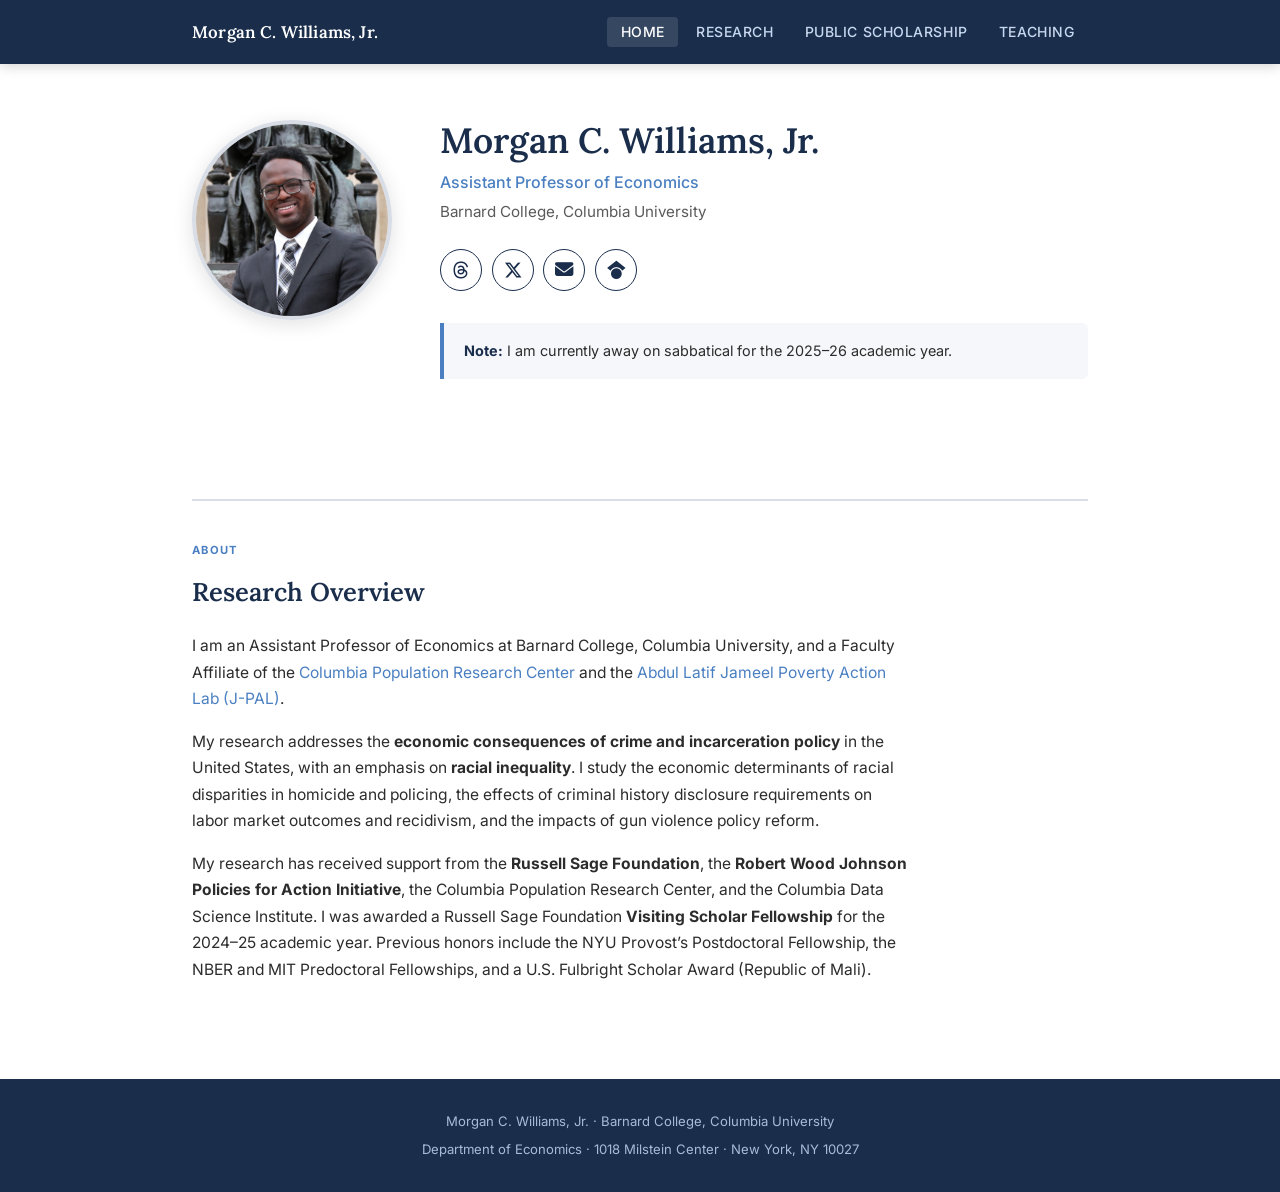
<file: index.html>
<!DOCTYPE html>
<html lang="en">
<head>
  <meta charset="UTF-8" />
  <meta name="viewport" content="width=device-width, initial-scale=1.0" />
  <title>Morgan C. Williams, Jr. | Economist</title>
  <meta name="description" content="Academic website of Morgan C. Williams, Jr., Assistant Professor of Economics at Barnard College, Columbia University." />
  <link rel="stylesheet" href="assets/css/style.css" />
  <link rel="stylesheet" href="https://cdnjs.cloudflare.com/ajax/libs/font-awesome/6.5.1/css/all.min.css" />
</head>
<body>

  <!-- ===== Navigation ===== -->
  <nav>
    <div class="nav-inner">
      <a class="nav-brand" href="index.html">Morgan C. Williams, Jr.</a>
      <button class="hamburger" aria-label="Toggle menu">
        <span></span><span></span><span></span>
      </button>
      <ul class="nav-links">
        <li><a href="index.html" class="active">Home</a></li>
        <li><a href="research.html">Research</a></li>
        <li><a href="public-scholarship.html">Public Scholarship</a></li>
        <li><a href="teaching.html">Teaching</a></li>
      </ul>
    </div>
  </nav>

  <!-- ===== Hero ===== -->
  <section class="hero">
    <img class="hero-photo" src="assets/img/headshot.jpg" alt="Morgan C. Williams, Jr." onerror="this.style.display='none'; this.nextElementSibling.style.display='flex';" />
    <div class="hero-photo-placeholder" style="display:none;">Photo<br/>placeholder</div>

    <div>
      <h1 class="hero-name">Morgan C. Williams, Jr.</h1>
      <p class="hero-title">Assistant Professor of Economics</p>
      <p class="hero-affiliation">Barnard College, Columbia University</p>

      <div class="hero-links">
        <a class="social-btn" href="https://www.threads.com/@morgancwilliamsjr" target="_blank" rel="noopener" aria-label="Threads">
          <i class="fa-brands fa-threads"></i>
        </a>
        <a class="social-btn" href="https://x.com/MWillJr" target="_blank" rel="noopener" aria-label="X (Twitter)">
          <i class="fa-brands fa-x-twitter"></i>
        </a>
        <a class="social-btn" href="mailto:mcwillia@barnard.edu" aria-label="Email">
          <i class="fa-solid fa-envelope"></i>
        </a>
        <a class="social-btn" href="https://scholar.google.com/citations?user=_GQTHmkAAAAJ&amp;hl=en" target="_blank" rel="noopener" aria-label="Google Scholar">
          <i class="fa-brands fa-google-scholar"></i>
        </a>
      </div>

      <div class="info-box">
        <strong>Note:</strong> I am currently away on sabbatical for the 2025–26 academic year.
      </div>
    </div>
  </section>

  <!-- ===== Main Content ===== -->
  <main class="page-wrapper">

    <hr class="section-divider" style="margin-top:0;" />

    <!-- About -->
    <section>
      <p class="section-label">About</p>
      <h2 class="section-heading">Research Overview</h2>
      <div class="bio-text">
        <p>
          I am an Assistant Professor of Economics at Barnard College, Columbia University, and a
          Faculty Affiliate of the
          <a href="https://cprc.columbia.edu" target="_blank" rel="noopener">Columbia Population Research Center</a>
          and the
          <a href="https://www.povertyactionlab.org" target="_blank" rel="noopener">Abdul Latif Jameel Poverty Action Lab (J-PAL)</a>.
        </p>
        <p>
          My research addresses the <strong>economic consequences of crime and incarceration policy</strong>
          in the United States, with an emphasis on <strong>racial inequality</strong>. I study
          the economic determinants of racial disparities in homicide and policing, the effects of
          criminal history disclosure requirements on labor market outcomes and recidivism, and the
          impacts of gun violence policy reform.
        </p>
        <p>
          My research has received support from the <strong>Russell Sage Foundation</strong>, the
          <strong>Robert Wood Johnson Policies for Action Initiative</strong>, the Columbia
          Population Research Center, and the Columbia Data Science Institute. I was awarded a
          Russell Sage Foundation <strong>Visiting Scholar Fellowship</strong> for the 2024–25
          academic year. Previous honors include the NYU Provost’s Postdoctoral Fellowship, the
          NBER and MIT Predoctoral Fellowships, and a U.S. Fulbright Scholar Award (Republic of Mali).
        </p>
      </div>
    </section>

  </main>

  <!-- ===== Footer ===== -->
  <footer>
    <p>Morgan C. Williams, Jr. · Barnard College, Columbia University</p>
    <p style="margin-top:0.4rem;">
      Department of Economics · 1018 Milstein Center · New York, NY 10027
    </p>
  </footer>

  <script src="assets/js/main.js"></script>
</body>
</html>
</file>
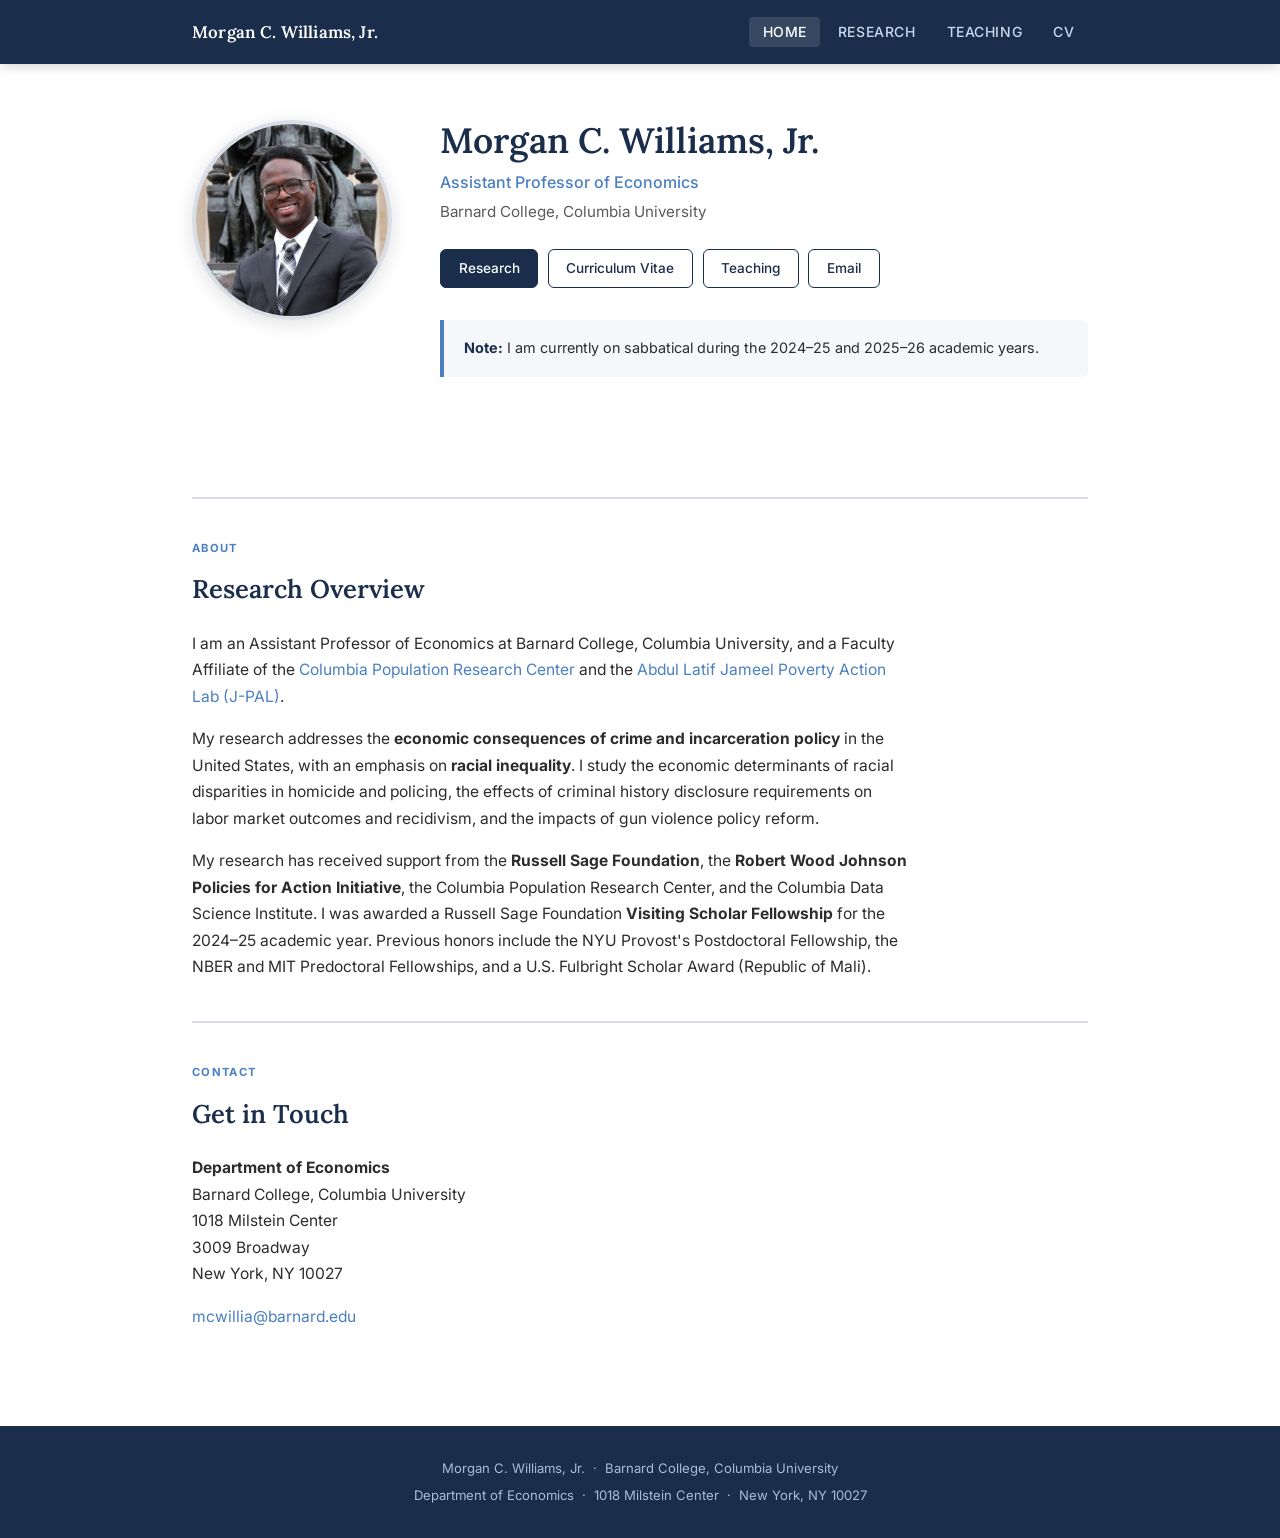
<file: morgan-williams-site/index.html>
<!DOCTYPE html>
<html lang="en">
<head>
  <meta charset="UTF-8" />
  <meta name="viewport" content="width=device-width, initial-scale=1.0" />
  <title>Morgan C. Williams, Jr. | Economist</title>
  <meta name="description" content="Academic website of Morgan C. Williams, Jr., Assistant Professor of Economics at Barnard College, Columbia University." />
  <link rel="stylesheet" href="assets/css/style.css" />
</head>
<body>

  <!-- ===== Navigation ===== -->
  <nav>
    <div class="nav-inner">
      <a class="nav-brand" href="index.html">Morgan C. Williams, Jr.</a>
      <button class="hamburger" aria-label="Toggle menu">
        <span></span><span></span><span></span>
      </button>
      <ul class="nav-links">
        <li><a href="index.html" class="active">Home</a></li>
        <li><a href="research.html">Research</a></li>
        <li><a href="teaching.html">Teaching</a></li>
        <li><a href="cv.html">CV</a></li>
      </ul>
    </div>
  </nav>

  <!-- ===== Hero ===== -->
  <section class="hero">
    <!-- Replace headshot.jpg with your actual photo file -->
    <img class="hero-photo" src="assets/img/headshot.jpg" alt="Morgan C. Williams, Jr." onerror="this.style.display='none'; this.nextElementSibling.style.display='flex';" />
    <div class="hero-photo-placeholder" style="display:none;">Photo<br/>placeholder</div>

    <div>
      <h1 class="hero-name">Morgan C. Williams, Jr.</h1>
      <p class="hero-title">Assistant Professor of Economics</p>
      <p class="hero-affiliation">Barnard College, Columbia University</p>

      <div class="hero-links">
        <a class="btn btn-primary" href="research.html">Research</a>
        <a class="btn btn-outline" href="assets/files/cv.pdf" target="_blank" rel="noopener">Curriculum Vitae</a>
        <a class="btn btn-outline" href="teaching.html">Teaching</a>
        <a class="btn btn-outline" href="mailto:mcwillia@barnard.edu">Email</a>
      </div>

      <div class="info-box">
        <strong>Note:</strong> I am currently on sabbatical during the 2024–25 and 2025–26 academic years.
      </div>
    </div>
  </section>

  <!-- ===== Main Content ===== -->
  <main class="page-wrapper">

    <hr class="section-divider" style="margin-top:0;" />

    <!-- About -->
    <section>
      <p class="section-label">About</p>
      <h2 class="section-heading">Research Overview</h2>
      <div class="bio-text">
        <p>
          I am an Assistant Professor of Economics at Barnard College, Columbia University, and a
          Faculty Affiliate of the
          <a href="https://cprc.columbia.edu" target="_blank" rel="noopener">Columbia Population Research Center</a>
          and the
          <a href="https://www.povertyactionlab.org" target="_blank" rel="noopener">Abdul Latif Jameel Poverty Action Lab (J-PAL)</a>.
        </p>
        <p>
          My research addresses the <strong>economic consequences of crime and incarceration policy</strong>
          in the United States, with an emphasis on <strong>racial inequality</strong>. I study
          the economic determinants of racial disparities in homicide and policing, the effects of
          criminal history disclosure requirements on labor market outcomes and recidivism, and the
          impacts of gun violence policy reform.
        </p>
        <p>
          My research has received support from the <strong>Russell Sage Foundation</strong>, the
          <strong>Robert Wood Johnson Policies for Action Initiative</strong>, the Columbia
          Population Research Center, and the Columbia Data Science Institute. I was awarded a
          Russell Sage Foundation <strong>Visiting Scholar Fellowship</strong> for the 2024–25
          academic year. Previous honors include the NYU Provost's Postdoctoral Fellowship, the
          NBER and MIT Predoctoral Fellowships, and a U.S. Fulbright Scholar Award (Republic of Mali).
        </p>
      </div>
    </section>

    <hr class="section-divider" />

    <!-- Contact -->
    <section>
      <p class="section-label">Contact</p>
      <h2 class="section-heading">Get in Touch</h2>
      <div class="bio-text">
        <p>
          <strong>Department of Economics</strong><br />
          Barnard College, Columbia University<br />
          1018 Milstein Center<br />
          3009 Broadway<br />
          New York, NY 10027
        </p>
        <p>
          <a href="mailto:mcwillia@barnard.edu">mcwillia@barnard.edu</a>
        </p>
      </div>
    </section>

  </main>

  <!-- ===== Footer ===== -->
  <footer>
    <p>Morgan C. Williams, Jr. &nbsp;·&nbsp; Barnard College, Columbia University</p>
    <p style="margin-top:0.4rem;">
      Department of Economics &nbsp;·&nbsp; 1018 Milstein Center &nbsp;·&nbsp; New York, NY 10027
    </p>
  </footer>

  <script src="assets/js/main.js"></script>
</body>
</html>
</file>
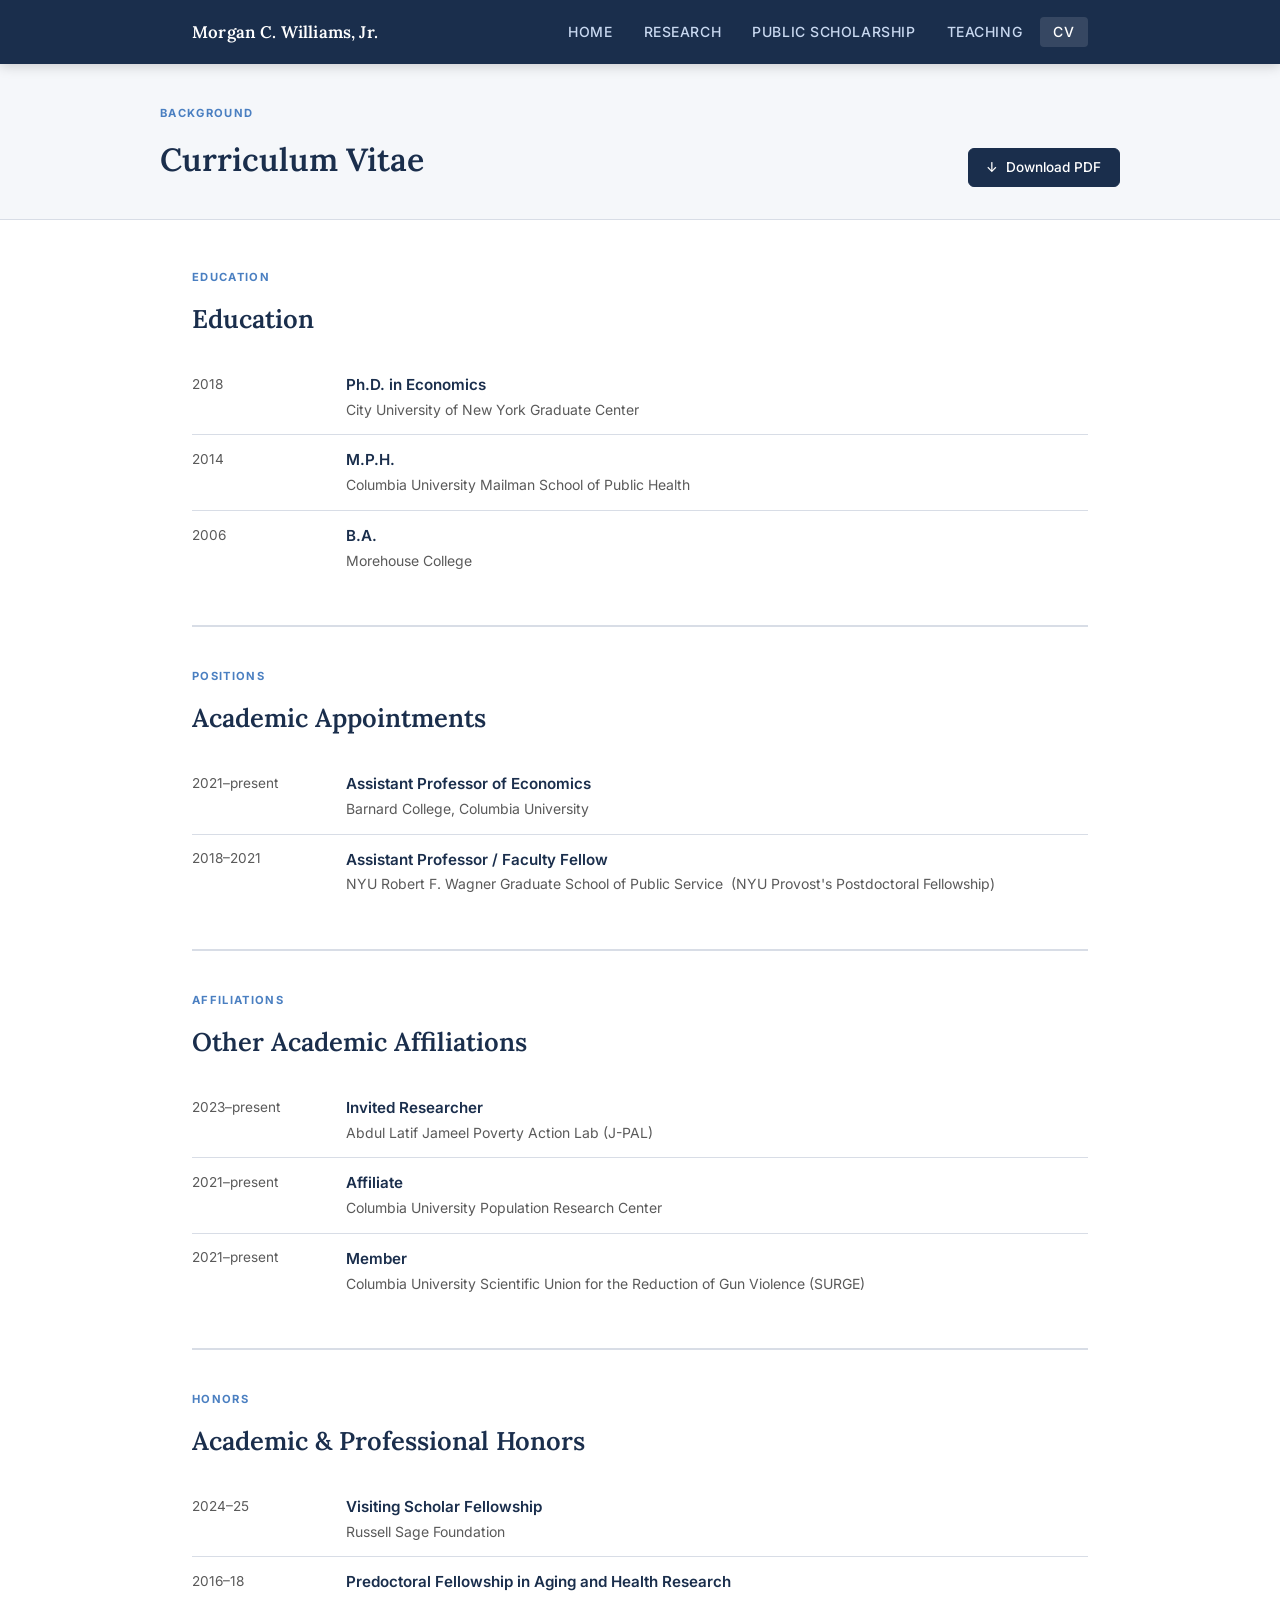
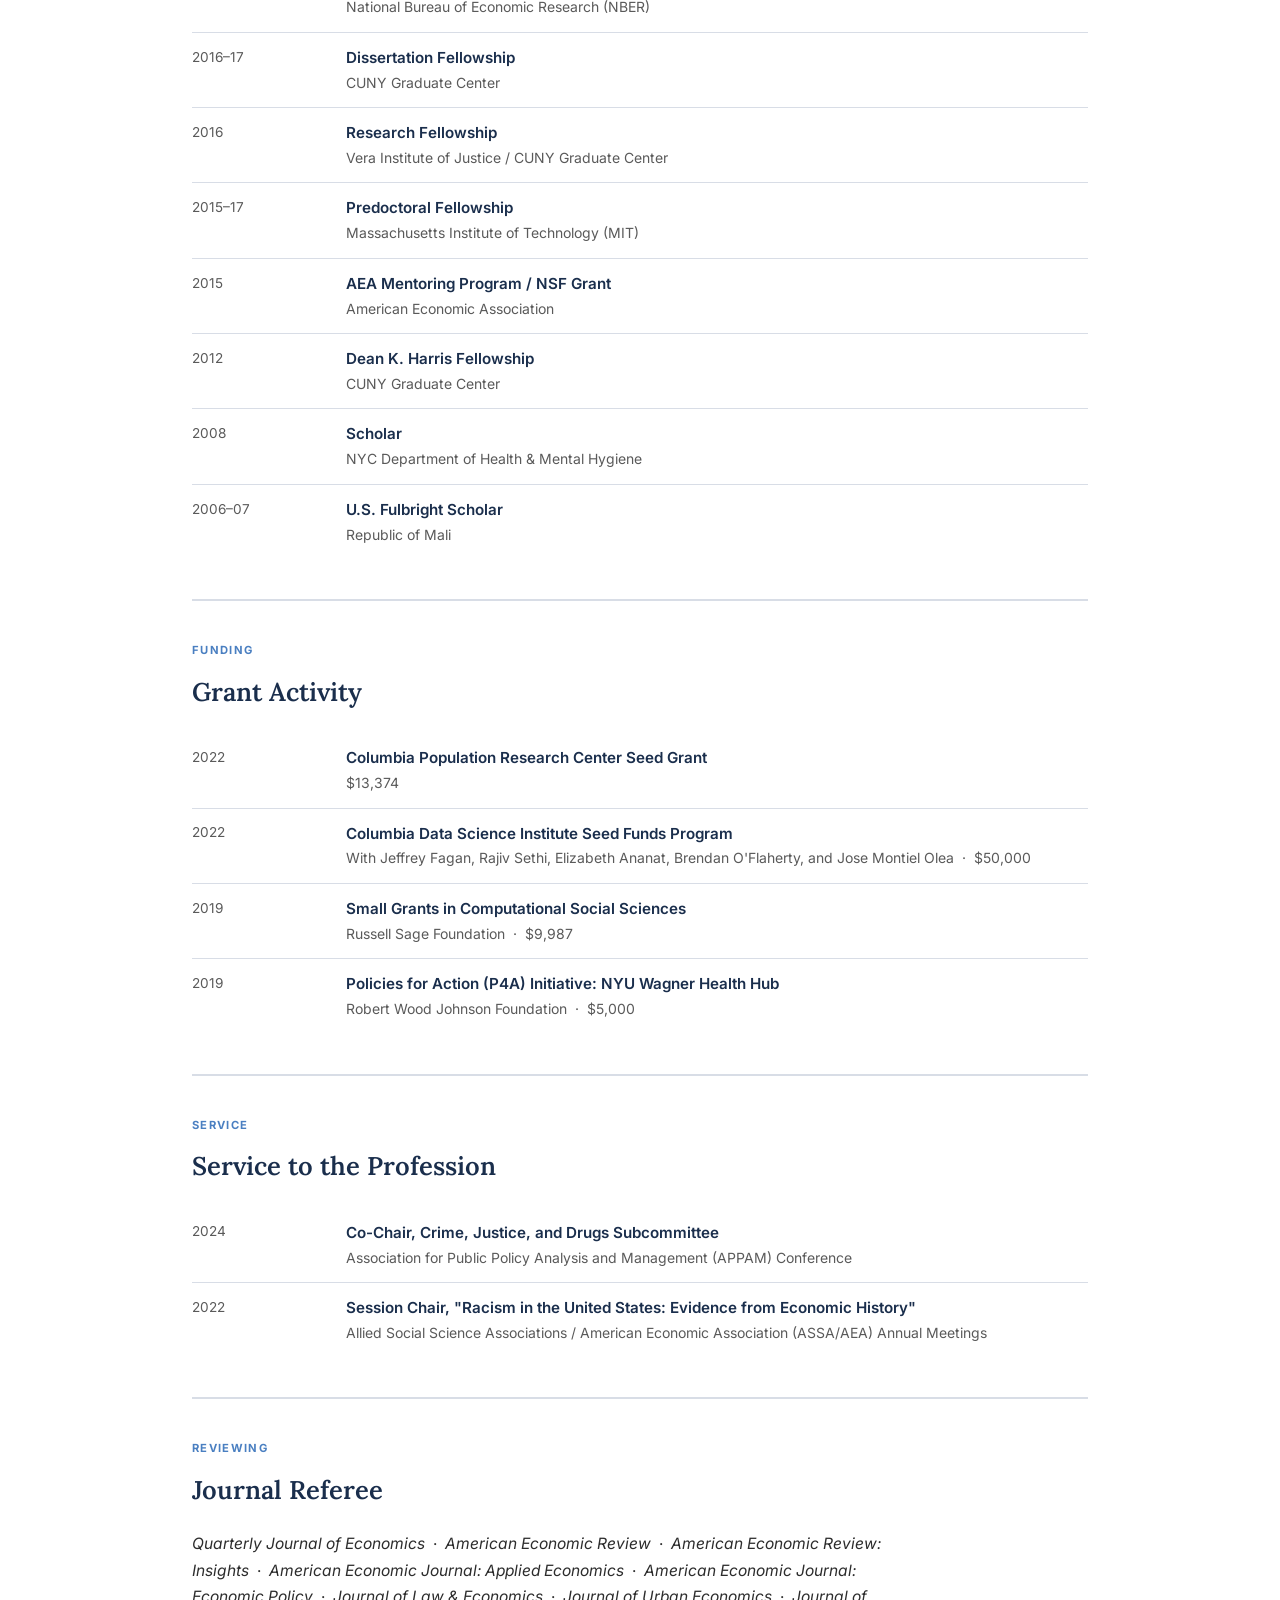
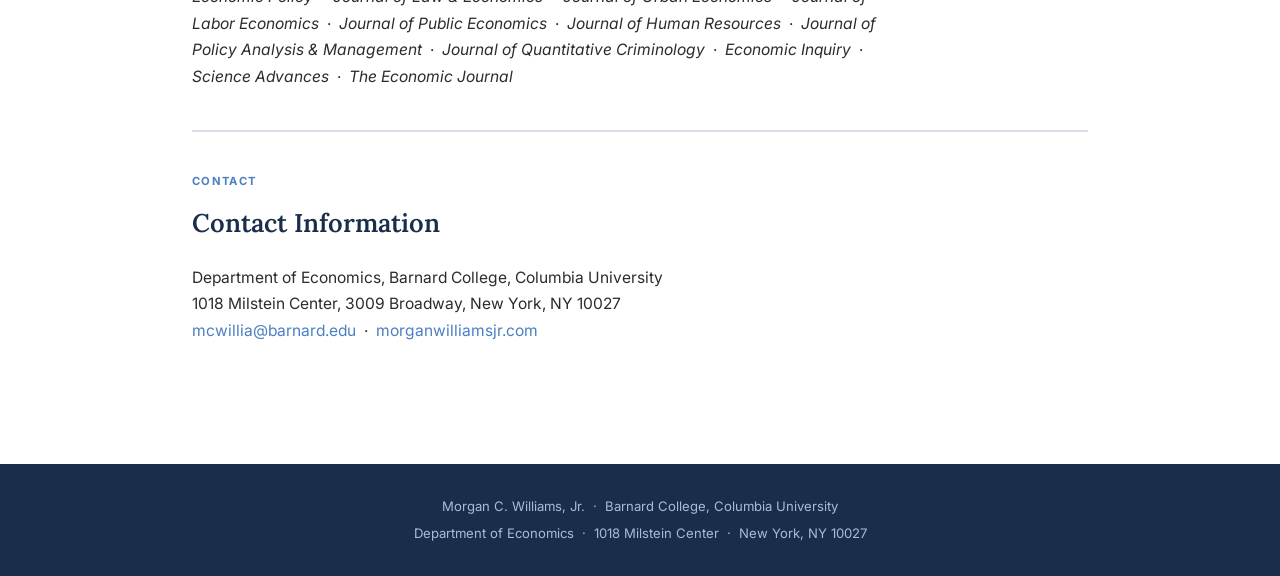
<file: cv.html>
<!DOCTYPE html>
<html lang="en">
<head>
  <meta charset="UTF-8" />
  <meta name="viewport" content="width=device-width, initial-scale=1.0" />
  <title>CV | Morgan C. Williams, Jr.</title>
  <meta name="description" content="Curriculum vitae of Morgan C. Williams, Jr., Assistant Professor of Economics at Barnard College, Columbia University." />
  <link rel="stylesheet" href="assets/css/style.css" />
</head>
<body>

  <!-- ===== Navigation ===== -->
  <nav>
    <div class="nav-inner">
      <a class="nav-brand" href="index.html">Morgan C. Williams, Jr.</a>
      <button class="hamburger" aria-label="Toggle menu">
        <span></span><span></span><span></span>
      </button>
      <ul class="nav-links">
        <li><a href="index.html">Home</a></li>
        <li><a href="research.html">Research</a></li>
        <li><a href="public-scholarship.html">Public Scholarship</a></li>
        <li><a href="teaching.html">Teaching</a></li>
        <li><a href="cv.html" class="active">CV</a></li>
      </ul>
    </div>
  </nav>

  <!-- ===== Page Header ===== -->
  <div style="background: var(--bg-alt); border-bottom: 1px solid var(--border); padding: 2.5rem 2rem 2rem;">
    <div style="max-width: var(--max-width); margin: 0 auto; display:flex; align-items:flex-end; justify-content:space-between; flex-wrap:wrap; gap:1rem;">
      <div>
        <p class="section-label">Background</p>
        <h1 style="font-family:'Lora',serif; font-size:2rem; color:var(--navy); font-weight:600;">Curriculum Vitae</h1>
      </div>
      <a class="btn btn-primary" href="assets/files/cv.pdf" target="_blank" rel="noopener">
        ↓ &nbsp;Download PDF
      </a>
    </div>
  </div>

  <!-- ===== Main Content ===== -->
  <main class="page-wrapper">

    <!-- Education -->
    <section class="cv-section">
      <p class="section-label">Education</p>
      <h2 class="section-heading">Education</h2>

      <div class="cv-entry">
        <div class="cv-year">2018</div>
        <div class="cv-detail">
          <strong>Ph.D. in Economics</strong>
          <span>City University of New York Graduate Center</span>
        </div>
      </div>

      <div class="cv-entry">
        <div class="cv-year">2014</div>
        <div class="cv-detail">
          <strong>M.P.H.</strong>
          <span>Columbia University Mailman School of Public Health</span>
        </div>
      </div>

      <div class="cv-entry">
        <div class="cv-year">2006</div>
        <div class="cv-detail">
          <strong>B.A.</strong>
          <span>Morehouse College</span>
        </div>
      </div>

    </section>

    <hr class="section-divider" />

    <!-- Academic Positions -->
    <section class="cv-section">
      <p class="section-label">Positions</p>
      <h2 class="section-heading">Academic Appointments</h2>

      <div class="cv-entry">
        <div class="cv-year">2021–present</div>
        <div class="cv-detail">
          <strong>Assistant Professor of Economics</strong>
          <span>Barnard College, Columbia University</span>
        </div>
      </div>

      <div class="cv-entry">
        <div class="cv-year">2018–2021</div>
        <div class="cv-detail">
          <strong>Assistant Professor / Faculty Fellow</strong>
          <span>NYU Robert F. Wagner Graduate School of Public Service &nbsp;(NYU Provost's Postdoctoral Fellowship)</span>
        </div>
      </div>

    </section>

    <hr class="section-divider" />

    <!-- Affiliations -->
    <section class="cv-section">
      <p class="section-label">Affiliations</p>
      <h2 class="section-heading">Other Academic Affiliations</h2>

      <div class="cv-entry">
        <div class="cv-year">2023–present</div>
        <div class="cv-detail">
          <strong>Invited Researcher</strong>
          <span>Abdul Latif Jameel Poverty Action Lab (J-PAL)</span>
        </div>
      </div>

      <div class="cv-entry">
        <div class="cv-year">2021–present</div>
        <div class="cv-detail">
          <strong>Affiliate</strong>
          <span>Columbia University Population Research Center</span>
        </div>
      </div>

      <div class="cv-entry">
        <div class="cv-year">2021–present</div>
        <div class="cv-detail">
          <strong>Member</strong>
          <span>Columbia University Scientific Union for the Reduction of Gun Violence (SURGE)</span>
        </div>
      </div>

    </section>

    <hr class="section-divider" />

    <!-- Fellowships & Honors -->
    <section class="cv-section">
      <p class="section-label">Honors</p>
      <h2 class="section-heading">Academic &amp; Professional Honors</h2>

      <div class="cv-entry">
        <div class="cv-year">2024–25</div>
        <div class="cv-detail">
          <strong>Visiting Scholar Fellowship</strong>
          <span>Russell Sage Foundation</span>
        </div>
      </div>

      <div class="cv-entry">
        <div class="cv-year">2016–18</div>
        <div class="cv-detail">
          <strong>Predoctoral Fellowship in Aging and Health Research</strong>
          <span>National Bureau of Economic Research (NBER)</span>
        </div>
      </div>

      <div class="cv-entry">
        <div class="cv-year">2016–17</div>
        <div class="cv-detail">
          <strong>Dissertation Fellowship</strong>
          <span>CUNY Graduate Center</span>
        </div>
      </div>

      <div class="cv-entry">
        <div class="cv-year">2016</div>
        <div class="cv-detail">
          <strong>Research Fellowship</strong>
          <span>Vera Institute of Justice / CUNY Graduate Center</span>
        </div>
      </div>

      <div class="cv-entry">
        <div class="cv-year">2015–17</div>
        <div class="cv-detail">
          <strong>Predoctoral Fellowship</strong>
          <span>Massachusetts Institute of Technology (MIT)</span>
        </div>
      </div>

      <div class="cv-entry">
        <div class="cv-year">2015</div>
        <div class="cv-detail">
          <strong>AEA Mentoring Program / NSF Grant</strong>
          <span>American Economic Association</span>
        </div>
      </div>

      <div class="cv-entry">
        <div class="cv-year">2012</div>
        <div class="cv-detail">
          <strong>Dean K. Harris Fellowship</strong>
          <span>CUNY Graduate Center</span>
        </div>
      </div>

      <div class="cv-entry">
        <div class="cv-year">2008</div>
        <div class="cv-detail">
          <strong>Scholar</strong>
          <span>NYC Department of Health &amp; Mental Hygiene</span>
        </div>
      </div>

      <div class="cv-entry">
        <div class="cv-year">2006–07</div>
        <div class="cv-detail">
          <strong>U.S. Fulbright Scholar</strong>
          <span>Republic of Mali</span>
        </div>
      </div>

    </section>

    <hr class="section-divider" />

    <!-- Grant Activity -->
    <section class="cv-section">
      <p class="section-label">Funding</p>
      <h2 class="section-heading">Grant Activity</h2>

      <div class="cv-entry">
        <div class="cv-year">2022</div>
        <div class="cv-detail">
          <strong>Columbia Population Research Center Seed Grant</strong>
          <span>$13,374</span>
        </div>
      </div>

      <div class="cv-entry">
        <div class="cv-year">2022</div>
        <div class="cv-detail">
          <strong>Columbia Data Science Institute Seed Funds Program</strong>
          <span>With Jeffrey Fagan, Rajiv Sethi, Elizabeth Ananat, Brendan O'Flaherty, and Jose Montiel Olea &nbsp;·&nbsp; $50,000</span>
        </div>
      </div>

      <div class="cv-entry">
        <div class="cv-year">2019</div>
        <div class="cv-detail">
          <strong>Small Grants in Computational Social Sciences</strong>
          <span>Russell Sage Foundation &nbsp;·&nbsp; $9,987</span>
        </div>
      </div>

      <div class="cv-entry">
        <div class="cv-year">2019</div>
        <div class="cv-detail">
          <strong>Policies for Action (P4A) Initiative: NYU Wagner Health Hub</strong>
          <span>Robert Wood Johnson Foundation &nbsp;·&nbsp; $5,000</span>
        </div>
      </div>

    </section>

    <hr class="section-divider" />

    <!-- Service -->
    <section class="cv-section">
      <p class="section-label">Service</p>
      <h2 class="section-heading">Service to the Profession</h2>

      <div class="cv-entry">
        <div class="cv-year">2024</div>
        <div class="cv-detail">
          <strong>Co-Chair, Crime, Justice, and Drugs Subcommittee</strong>
          <span>Association for Public Policy Analysis and Management (APPAM) Conference</span>
        </div>
      </div>

      <div class="cv-entry">
        <div class="cv-year">2022</div>
        <div class="cv-detail">
          <strong>Session Chair, "Racism in the United States: Evidence from Economic History"</strong>
          <span>Allied Social Science Associations / American Economic Association (ASSA/AEA) Annual Meetings</span>
        </div>
      </div>

    </section>

    <hr class="section-divider" />

    <!-- Journal Referee -->
    <section class="cv-section">
      <p class="section-label">Reviewing</p>
      <h2 class="section-heading">Journal Referee</h2>
      <div class="bio-text">
        <p>
          <em>Quarterly Journal of Economics</em> &nbsp;·&nbsp;
          <em>American Economic Review</em> &nbsp;·&nbsp;
          <em>American Economic Review: Insights</em> &nbsp;·&nbsp;
          <em>American Economic Journal: Applied Economics</em> &nbsp;·&nbsp;
          <em>American Economic Journal: Economic Policy</em> &nbsp;·&nbsp;
          <em>Journal of Law &amp; Economics</em> &nbsp;·&nbsp;
          <em>Journal of Urban Economics</em> &nbsp;·&nbsp;
          <em>Journal of Labor Economics</em> &nbsp;·&nbsp;
          <em>Journal of Public Economics</em> &nbsp;·&nbsp;
          <em>Journal of Human Resources</em> &nbsp;·&nbsp;
          <em>Journal of Policy Analysis &amp; Management</em> &nbsp;·&nbsp;
          <em>Journal of Quantitative Criminology</em> &nbsp;·&nbsp;
          <em>Economic Inquiry</em> &nbsp;·&nbsp;
          <em>Science Advances</em> &nbsp;·&nbsp;
          <em>The Economic Journal</em>
        </p>
      </div>
    </section>

    <hr class="section-divider" />

    <!-- Contact -->
    <section class="cv-section">
      <p class="section-label">Contact</p>
      <h2 class="section-heading">Contact Information</h2>
      <div class="bio-text">
        <p>
          Department of Economics, Barnard College, Columbia University<br />
          1018 Milstein Center, 3009 Broadway, New York, NY 10027<br />
          <a href="mailto:mcwillia@barnard.edu">mcwillia@barnard.edu</a> &nbsp;·&nbsp;
          <a href="http://morganwilliamsjr.com" target="_blank" rel="noopener">morganwilliamsjr.com</a>
        </p>
      </div>
    </section>

  </main>

  <!-- ===== Footer ===== -->
  <footer>
    <p>Morgan C. Williams, Jr. &nbsp;·&nbsp; Barnard College, Columbia University</p>
    <p style="margin-top:0.4rem;">
      Department of Economics &nbsp;·&nbsp; 1018 Milstein Center &nbsp;·&nbsp; New York, NY 10027
    </p>
  </footer>

  <script src="assets/js/main.js"></script>
</body>
</html>
</file>
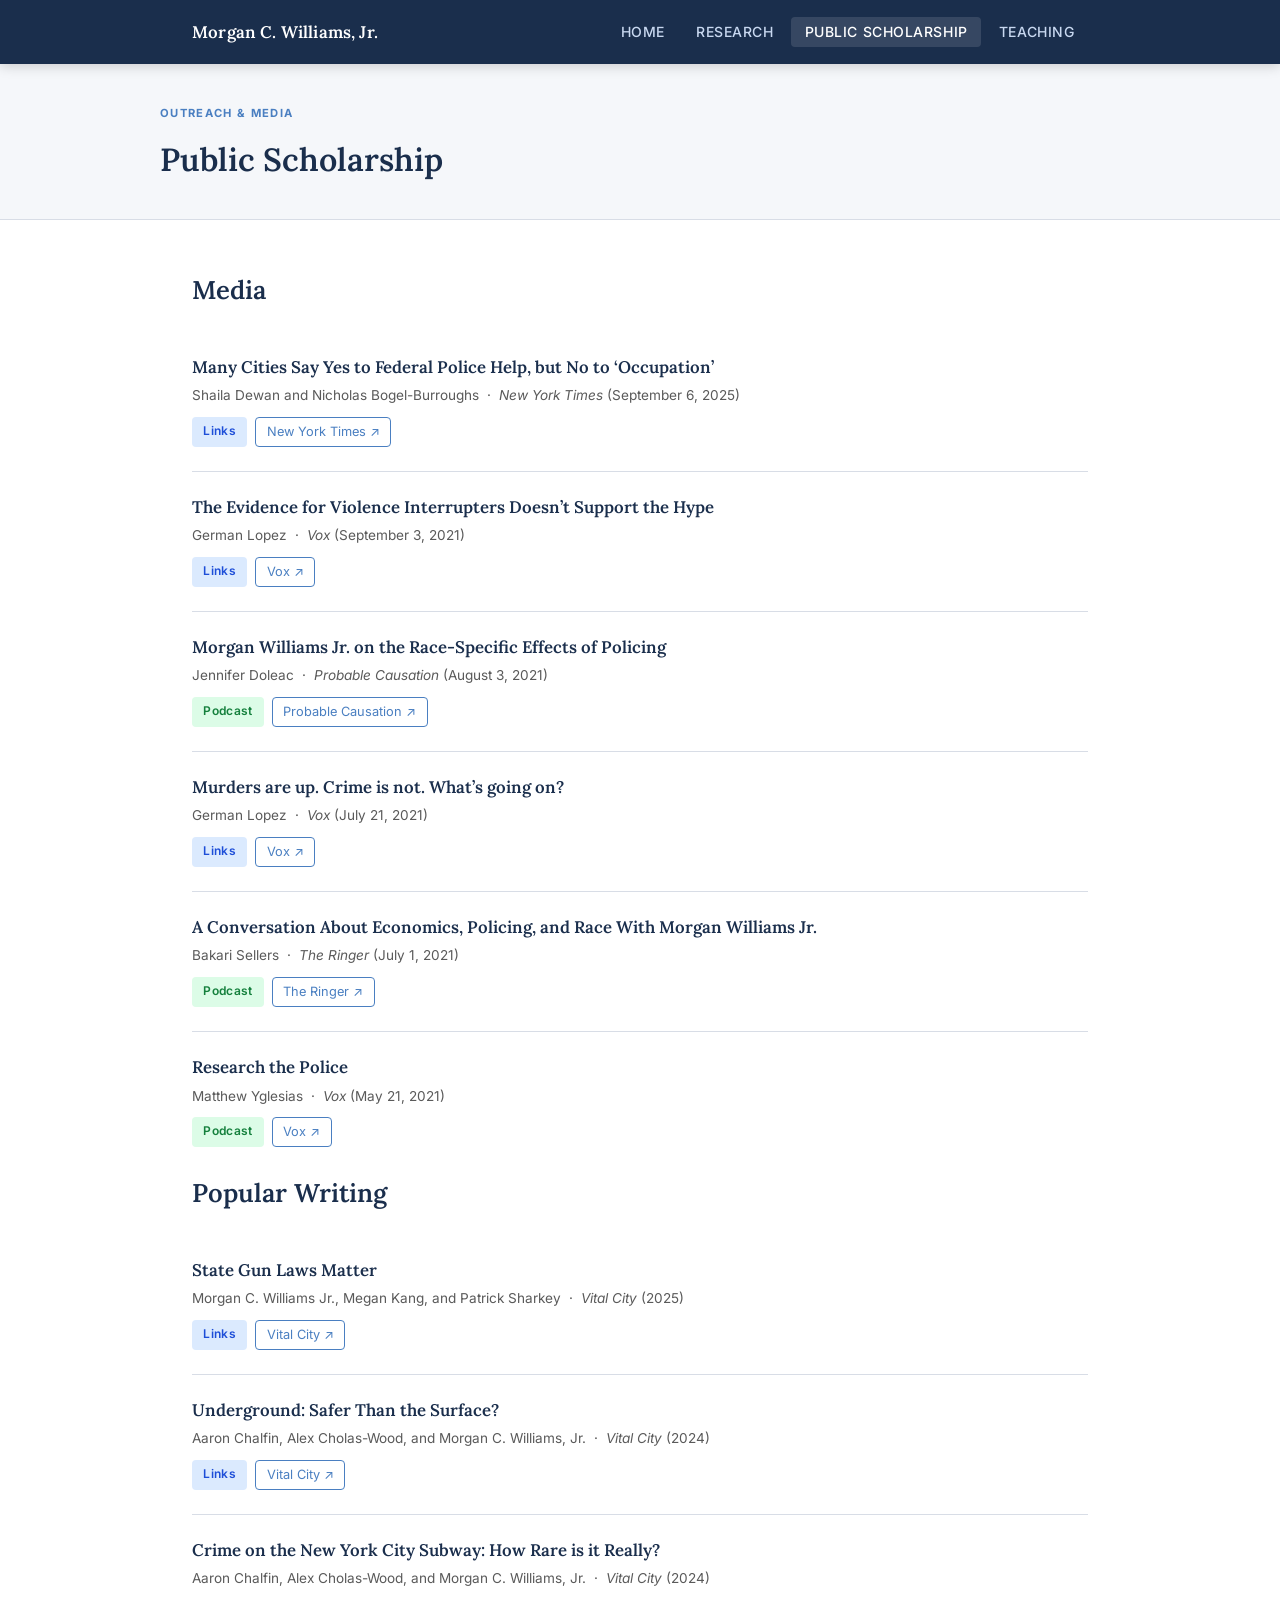
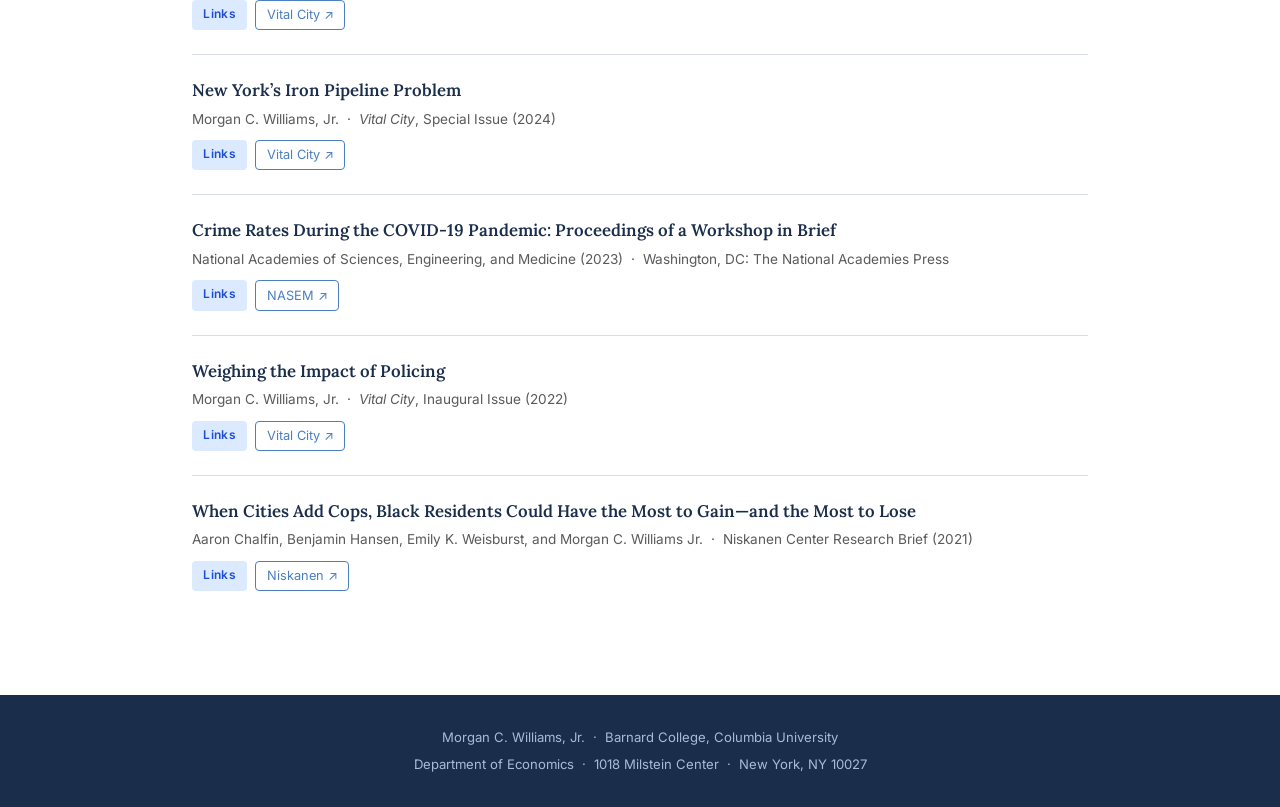
<file: public-scholarship.html>
<!DOCTYPE html>
<html lang="en">
<head>
  <meta charset="UTF-8" />
  <meta name="viewport" content="width=device-width, initial-scale=1.0" />
  <title>Public Scholarship | Morgan C. Williams, Jr.</title>
  <meta name="description" content="Public scholarship, reports, and media by Morgan C. Williams, Jr." />
  <link rel="stylesheet" href="assets/css/style.css" />
</head>
<body>

  <!-- ===== Navigation ===== -->
  <nav>
    <div class="nav-inner">
      <a class="nav-brand" href="index.html">Morgan C. Williams, Jr.</a>
      <button class="hamburger" aria-label="Toggle menu">
        <span></span><span></span><span></span>
      </button>
      <ul class="nav-links">
        <li><a href="index.html">Home</a></li>
        <li><a href="research.html">Research</a></li>
        <li><a href="public-scholarship.html" class="active">Public Scholarship</a></li>
        <li><a href="teaching.html">Teaching</a></li>
      </ul>
    </div>
  </nav>

  <!-- ===== Page Header ===== -->
  <div style="background: var(--bg-alt); border-bottom: 1px solid var(--border); padding: 2.5rem 2rem 2rem;">
    <div style="max-width: var(--max-width); margin: 0 auto;">
      <p class="section-label">Outreach &amp; Media</p>
      <h1 style="font-family:'Lora',serif; font-size:2rem; color:var(--navy); font-weight:600;">Public Scholarship</h1>
    </div>
  </div>

  <!-- ===== Main Content ===== -->
  <main class="page-wrapper">

    <!-- ===== Media ===== -->
    <h2 class="section-heading">Media</h2>
    <ul class="paper-list">

      <li class="paper-item">
        <div class="paper-title">Many Cities Say Yes to Federal Police Help, but No to &lsquo;Occupation&rsquo;</div>
        <div class="paper-meta">Shaila Dewan and Nicholas Bogel-Burroughs &nbsp;&middot;&nbsp; <em>New York Times</em> (September 6, 2025)</div>
        <div class="paper-links">
          <span class="tag tag-links">Links</span>
          <a class="paper-link-btn" href="https://www.nytimes.com/2025/09/06/us/federal-law-enforcement-national-guard-policing.html" target="_blank" rel="noopener">New York Times &#8599;</a>
        </div>
      </li>

      <li class="paper-item">
        <div class="paper-title">The Evidence for Violence Interrupters Doesn&rsquo;t Support the Hype</div>
        <div class="paper-meta">German Lopez &nbsp;&middot;&nbsp; <em>Vox</em> (September 3, 2021)</div>
        <div class="paper-links">
          <span class="tag tag-links">Links</span>
          <a class="paper-link-btn" href="https://www.vox.com/22622363/police-violence-interrupters-cure-violence-research-study" target="_blank" rel="noopener">Vox &#8599;</a>
        </div>
      </li>

      <li class="paper-item">
        <div class="paper-title">Morgan Williams Jr. on the Race-Specific Effects of Policing</div>
        <div class="paper-meta">Jennifer Doleac &nbsp;&middot;&nbsp; <em>Probable Causation</em> (August 3, 2021)</div>
        <div class="paper-links">
          <span class="tag tag-podcast">Podcast</span>
          <a class="paper-link-btn" href="https://www.probablecausation.com/podcasts/episode-55-morgan-williams-jr" target="_blank" rel="noopener">Probable Causation &#8599;</a>
        </div>
      </li>

      <li class="paper-item">
        <div class="paper-title">Murders are up. Crime is not. What&rsquo;s going on?</div>
        <div class="paper-meta">German Lopez &nbsp;&middot;&nbsp; <em>Vox</em> (July 21, 2021)</div>
        <div class="paper-links">
          <span class="tag tag-links">Links</span>
          <a class="paper-link-btn" href="https://www.vox.com/22578430/murder-crime-2020-2021-covid-19-pandemic" target="_blank" rel="noopener">Vox &#8599;</a>
        </div>
      </li>

      <li class="paper-item">
        <div class="paper-title">A Conversation About Economics, Policing, and Race With Morgan Williams Jr.</div>
        <div class="paper-meta">Bakari Sellers &nbsp;&middot;&nbsp; <em>The Ringer</em> (July 1, 2021)</div>
        <div class="paper-links">
          <span class="tag tag-podcast">Podcast</span>
          <a class="paper-link-btn" href="https://www.theringer.com/podcasts/the-bakari-sellers-podcast/2021/07/01/a-conversation-about-economics-policing-and-race-with-morgan-williams-jr" target="_blank" rel="noopener">The Ringer &#8599;</a>
        </div>
      </li>

      <li class="paper-item">
        <div class="paper-title">Research the Police</div>
        <div class="paper-meta">Matthew Yglesias &nbsp;&middot;&nbsp; <em>Vox</em> (May 21, 2021)</div>
        <div class="paper-links">
          <span class="tag tag-podcast">Podcast</span>
          <a class="paper-link-btn" href="https://podcasts.apple.com/us/podcast/research-the-police/id1042433083?i=1000522690261" target="_blank" rel="noopener">Vox &#8599;</a>
        </div>
      </li>

    </ul>

    <!-- ===== Popular Writing ===== -->
    <h2 class="section-heading">Popular Writing</h2>
    <ul class="paper-list">

      <li class="paper-item">
        <div class="paper-title">State Gun Laws Matter</div>
        <div class="paper-meta">Morgan C. Williams Jr., Megan Kang, and Patrick Sharkey &nbsp;&middot;&nbsp; <em>Vital City</em> (2025)</div>
        <div class="paper-links">
          <span class="tag tag-links">Links</span>
          <a class="paper-link-btn" href="https://www.vitalcitynyc.org/state-gun-laws-matter/" target="_blank" rel="noopener">Vital City &#8599;</a>
        </div>
      </li>

      <li class="paper-item">
        <div class="paper-title">Underground: Safer Than the Surface?</div>
        <div class="paper-meta">Aaron Chalfin, Alex Cholas-Wood, and Morgan C. Williams, Jr. &nbsp;&middot;&nbsp; <em>Vital City</em> (2024)</div>
        <div class="paper-links">
          <span class="tag tag-links">Links</span>
          <a class="paper-link-btn" href="https://www.vitalcitynyc.org/underground-safer-than-the-surface/" target="_blank" rel="noopener">Vital City &#8599;</a>
        </div>
      </li>

      <li class="paper-item">
        <div class="paper-title">Crime on the New York City Subway: How Rare is it Really?</div>
        <div class="paper-meta">Aaron Chalfin, Alex Cholas-Wood, and Morgan C. Williams, Jr. &nbsp;&middot;&nbsp; <em>Vital City</em> (2024)</div>
        <div class="paper-links">
          <span class="tag tag-links">Links</span>
          <a class="paper-link-btn" href="https://www.vitalcitynyc.org/how-rare-is-crime-on-the-subway/" target="_blank" rel="noopener">Vital City &#8599;</a>
        </div>
      </li>

      <li class="paper-item">
        <div class="paper-title">New York&rsquo;s Iron Pipeline Problem</div>
        <div class="paper-meta">Morgan C. Williams, Jr. &nbsp;&middot;&nbsp; <em>Vital City</em>, Special Issue (2024)</div>
        <div class="paper-links">
          <span class="tag tag-links">Links</span>
          <a class="paper-link-btn" href="https://www.vitalcitynyc.org/new-yorks-iron-pipeline-problem/" target="_blank" rel="noopener">Vital City &#8599;</a>
        </div>
      </li>

      <li class="paper-item">
        <div class="paper-title">Crime Rates During the COVID-19 Pandemic: Proceedings of a Workshop in Brief</div>
        <div class="paper-meta">
          National Academies of Sciences, Engineering, and Medicine (2023) &nbsp;&middot;&nbsp;
          Washington, DC: The National Academies Press
        </div>
        <div class="paper-links">
          <span class="tag tag-links">Links</span>
          <a class="paper-link-btn" href="https://www.nationalacademies.org/publications/26920" target="_blank" rel="noopener">NASEM &#8599;</a>
        </div>
      </li>

      <li class="paper-item">
        <div class="paper-title">Weighing the Impact of Policing</div>
        <div class="paper-meta">Morgan C. Williams, Jr. &nbsp;&middot;&nbsp; <em>Vital City</em>, Inaugural Issue (2022)</div>
        <div class="paper-links">
          <span class="tag tag-links">Links</span>
          <a class="paper-link-btn" href="https://www.vitalcitynyc.org/weighing-the-impacts-of-policing/" target="_blank" rel="noopener">Vital City &#8599;</a>
        </div>
      </li>

      <li class="paper-item">
        <div class="paper-title">When Cities Add Cops, Black Residents Could Have the Most to Gain&mdash;and the Most to Lose</div>
        <div class="paper-meta">
          Aaron Chalfin, Benjamin Hansen, Emily K. Weisburst, and Morgan C. Williams Jr. &nbsp;&middot;&nbsp;
          Niskanen Center Research Brief (2021)
        </div>
        <div class="paper-links">
          <span class="tag tag-links">Links</span>
          <a class="paper-link-btn" href="https://www.niskanencenter.org/when-cities-add-cops-black-residents-could-have-the-most-to-gain-and-the-most-to-lose/" target="_blank" rel="noopener">Niskanen &#8599;</a>
        </div>
      </li>

    </ul>

  </main>


  <!-- ===== Footer ===== -->
  <footer>
    <p>Morgan C. Williams, Jr. &nbsp;&middot;&nbsp; Barnard College, Columbia University</p>
    <p style="margin-top:0.4rem;">
      Department of Economics &nbsp;&middot;&nbsp; 1018 Milstein Center &nbsp;&middot;&nbsp; New York, NY 10027
    </p>
  </footer>

  <script src="assets/js/main.js"></script>
</body>
</html>
</file>
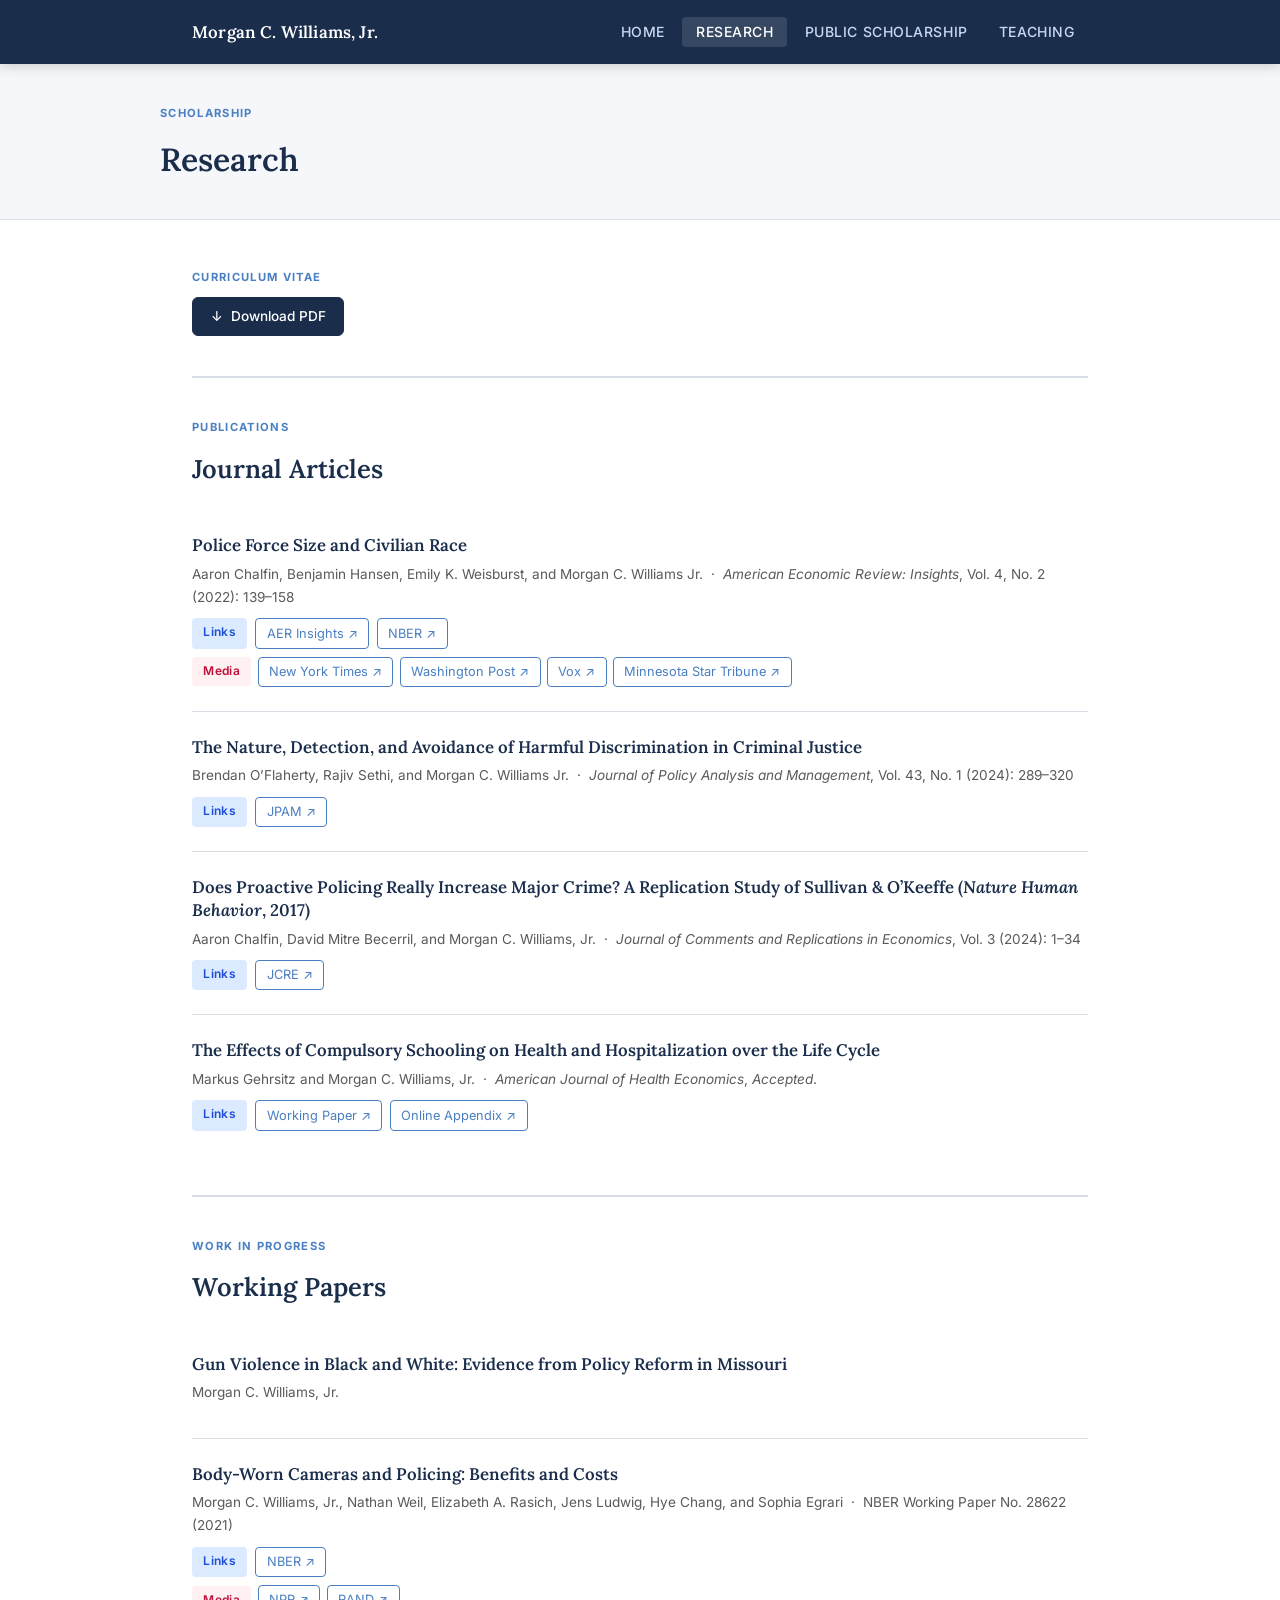
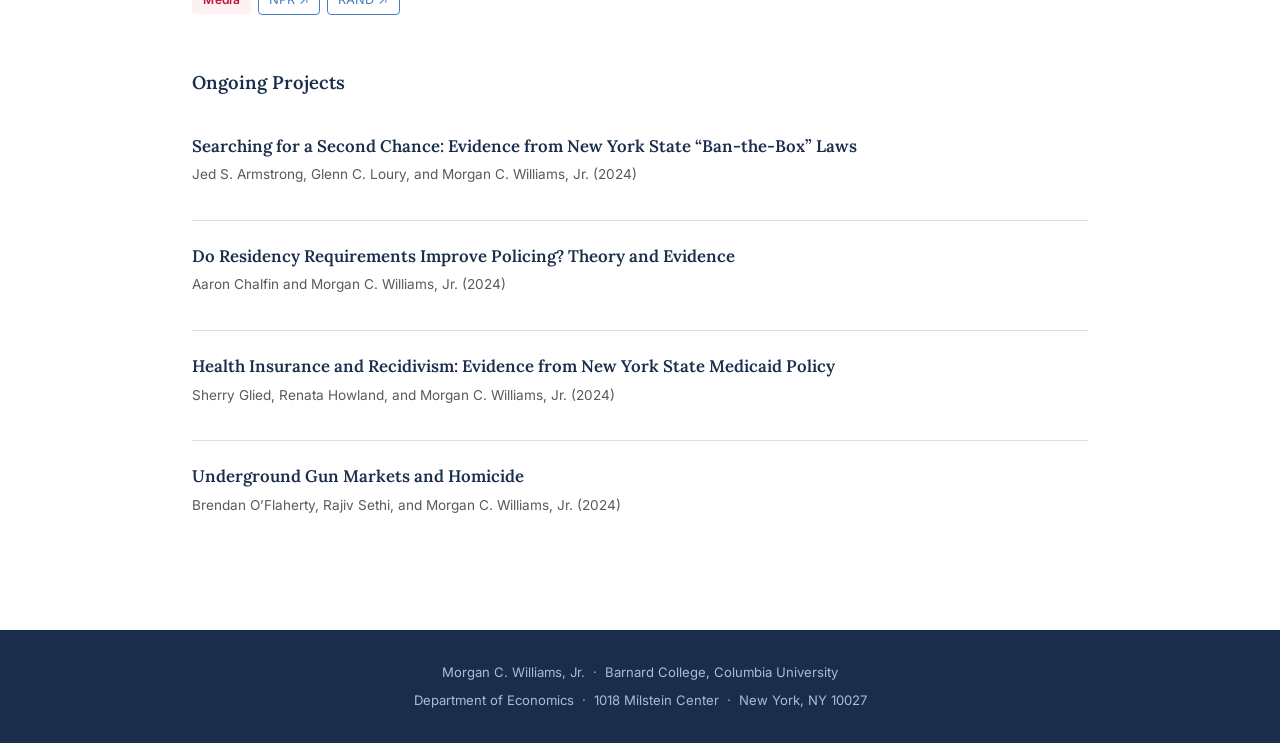
<file: research.html>
<!DOCTYPE html>
<html lang="en">
<head>
  <meta charset="UTF-8" />
  <meta name="viewport" content="width=device-width, initial-scale=1.0" />
  <title>Research | Morgan C. Williams, Jr.</title>
  <meta name="description" content="Research by Morgan C. Williams, Jr. on crime, incarceration policy, and racial inequality." />
  <link rel="stylesheet" href="assets/css/style.css" />
</head>
<body>

  <!-- ===== Navigation ===== -->
  <nav>
    <div class="nav-inner">
      <a class="nav-brand" href="index.html">Morgan C. Williams, Jr.</a>
      <button class="hamburger" aria-label="Toggle menu">
        <span></span><span></span><span></span>
      </button>
      <ul class="nav-links">
        <li><a href="index.html">Home</a></li>
        <li><a href="research.html" class="active">Research</a></li>
        <li><a href="public-scholarship.html">Public Scholarship</a></li>
        <li><a href="teaching.html">Teaching</a></li>
      </ul>
    </div>
  </nav>

  <!-- ===== Page Header ===== -->
  <div style="background: var(--bg-alt); border-bottom: 1px solid var(--border); padding: 2.5rem 2rem 2rem;">
    <div style="max-width: var(--max-width); margin: 0 auto;">
      <p class="section-label">Scholarship</p>
      <h1 style="font-family:'Lora',serif; font-size:2rem; color:var(--navy); font-weight:600;">Research</h1>
    </div>
  </div>

  <!-- ===== Main Content ===== -->
  <main class="page-wrapper">

    <!-- ===== Curriculum Vitae ===== -->
    <section>
      <p class="section-label">Curriculum Vitae</p>
      <a class="btn btn-primary" href="assets/files/cv.pdf" target="_blank" rel="noopener">&#8595; &nbsp;Download PDF</a>
    </section>

    <hr class="section-divider" />

    <!-- ===== Journal Articles ===== -->
    <section>
      <p class="section-label">Publications</p>
      <h2 class="section-heading">Journal Articles</h2>

      <ul class="paper-list">

        <li class="paper-item">
          <div class="paper-title">Police Force Size and Civilian Race</div>
          <div class="paper-meta">
            Aaron Chalfin, Benjamin Hansen, Emily K. Weisburst, and Morgan C. Williams Jr. &nbsp;&middot;&nbsp;
            <em>American Economic Review: Insights</em>, Vol. 4, No. 2 (2022): 139&ndash;158
          </div>
          <div class="paper-links">
            <span class="tag tag-links">Links</span>
            <a class="paper-link-btn" href="https://www.aeaweb.org/articles?id=10.1257/aeri.20200792" target="_blank" rel="noopener">AER Insights &#8599;</a>
            <a class="paper-link-btn" href="https://www.nber.org/papers/w28202" target="_blank" rel="noopener">NBER &#8599;</a>
          </div>
          <div class="paper-media">
            <span class="tag tag-media">Media</span>
            <a class="paper-link-btn" href="https://www.nytimes.com/2021/11/08/us/police-crime.html" target="_blank" rel="noopener">New York Times &#8599;</a>
            <a class="paper-link-btn" href="https://www.washingtonpost.com/opinions/2021/05/23/yes-more-policing-burdens-disadvantaged-communities-it-benefits-them-too/" target="_blank" rel="noopener">Washington Post &#8599;</a>
            <a class="paper-link-btn" href="https://www.vox.com/22580710/defund-the-police-reform-murder-spike-research-evidence" target="_blank" rel="noopener">Vox &#8599;</a>
            <a class="paper-link-btn" href="https://www.startribune.com/who-gains-who-loses-with-more-or-fewer-cops-on-the-street/600062760" target="_blank" rel="noopener">Minnesota Star Tribune &#8599;</a>
          </div>
        </li>

        <li class="paper-item">
          <div class="paper-title">The Nature, Detection, and Avoidance of Harmful Discrimination in Criminal Justice</div>
          <div class="paper-meta">
            Brendan O&rsquo;Flaherty, Rajiv Sethi, and Morgan C. Williams Jr. &nbsp;&middot;&nbsp;
            <em>Journal of Policy Analysis and Management</em>, Vol. 43, No. 1 (2024): 289&ndash;320
          </div>
          <div class="paper-links">
            <span class="tag tag-links">Links</span>
            <a class="paper-link-btn" href="https://onlinelibrary.wiley.com/doi/abs/10.1002/pam.22527" target="_blank" rel="noopener">JPAM &#8599;</a>
          </div>
        </li>

        <li class="paper-item">
          <div class="paper-title">Does Proactive Policing Really Increase Major Crime? A Replication Study of Sullivan &amp; O&rsquo;Keeffe (<em>Nature Human Behavior</em>, 2017)</div>
          <div class="paper-meta">
            Aaron Chalfin, David Mitre Becerril, and Morgan C. Williams, Jr. &nbsp;&middot;&nbsp;
            <em>Journal of Comments and Replications in Economics</em>, Vol. 3 (2024): 1&ndash;34
          </div>
          <div class="paper-links">
            <span class="tag tag-links">Links</span>
            <a class="paper-link-btn" href="https://www.ojs.jcr-econ.org/index.php/jcre/article/view/17" target="_blank" rel="noopener">JCRE &#8599;</a>
          </div>
        </li>

        <li class="paper-item">
          <div class="paper-title">The Effects of Compulsory Schooling on Health and Hospitalization over the Life Cycle</div>
          <div class="paper-meta">
            Markus Gehrsitz and Morgan C. Williams, Jr. &nbsp;&middot;&nbsp;
            <em>American Journal of Health Economics</em>, <em>Accepted</em>.
          </div>
          <div class="paper-links">
            <span class="tag tag-links">Links</span>
            <a class="paper-link-btn" href="assets/files/Gehrsitz_Williams_2026.pdf" target="_blank" rel="noopener">Working Paper &#8599;</a>
            <a class="paper-link-btn" href="assets/files/Gehrsitz_Williams_2026_Online_Appendix.pdf" target="_blank" rel="noopener">Online Appendix &#8599;</a>
          </div>
        </li>

      </ul>
    </section>

    <hr class="section-divider" />

    <!-- ===== Work in Progress ===== -->
    <section>
      <p class="section-label">Work in Progress</p>
      <h2 class="section-heading">Working Papers</h2>

      <ul class="paper-list">

        <li class="paper-item">
          <div class="paper-title">Gun Violence in Black and White: Evidence from Policy Reform in Missouri</div>
          <div class="paper-meta">Morgan C. Williams, Jr.</div>
        </li>

        <li class="paper-item">
          <div class="paper-title">Body-Worn Cameras and Policing: Benefits and Costs</div>
          <div class="paper-meta">
            Morgan C. Williams, Jr., Nathan Weil, Elizabeth A. Rasich, Jens Ludwig, Hye Chang, and Sophia Egrari &nbsp;&middot;&nbsp;
            NBER Working Paper No. 28622 (2021)
          </div>
          <div class="paper-links">
            <span class="tag tag-links">Links</span>
            <a class="paper-link-btn" href="https://www.nber.org/papers/w28622" target="_blank" rel="noopener">NBER &#8599;</a>
          </div>
          <div class="paper-media">
            <span class="tag tag-media">Media</span>
            <a class="paper-link-btn" href="https://www.npr.org/2021/04/26/982391187/study-body-worn-camera-research-shows-drop-in-police-use-of-force" target="_blank" rel="noopener">NPR &#8599;</a>
            <a class="paper-link-btn" href="https://www.rand.org/pubs/research_reports/RRA2014-2.html" target="_blank" rel="noopener">RAND &#8599;</a>
          </div>
        </li>

      </ul>

      <h3 class="subsection-heading" style="margin-top:1.75rem;">Ongoing Projects</h3>

      <ul class="paper-list">

        <li class="paper-item">
          <div class="paper-title">Searching for a Second Chance: Evidence from New York State &ldquo;Ban-the-Box&rdquo; Laws</div>
          <div class="paper-meta">Jed S. Armstrong, Glenn C. Loury, and Morgan C. Williams, Jr. (2024)</div>
        </li>

        <li class="paper-item">
          <div class="paper-title">Do Residency Requirements Improve Policing? Theory and Evidence</div>
          <div class="paper-meta">Aaron Chalfin and Morgan C. Williams, Jr. (2024)</div>
        </li>

        <li class="paper-item">
          <div class="paper-title">Health Insurance and Recidivism: Evidence from New York State Medicaid Policy</div>
          <div class="paper-meta">Sherry Glied, Renata Howland, and Morgan C. Williams, Jr. (2024)</div>
        </li>

        <li class="paper-item">
          <div class="paper-title">Underground Gun Markets and Homicide</div>
          <div class="paper-meta">Brendan O&rsquo;Flaherty, Rajiv Sethi, and Morgan C. Williams, Jr. (2024)</div>
        </li>

      </ul>
    </section>

  </main>

  <!-- ===== Footer ===== -->
  <footer>
    <p>Morgan C. Williams, Jr. &nbsp;&middot;&nbsp; Barnard College, Columbia University</p>
    <p style="margin-top:0.4rem;">
      Department of Economics &nbsp;&middot;&nbsp; 1018 Milstein Center &nbsp;&middot;&nbsp; New York, NY 10027
    </p>
  </footer>

  <script src="assets/js/main.js"></script>
</body>
</html>
</file>
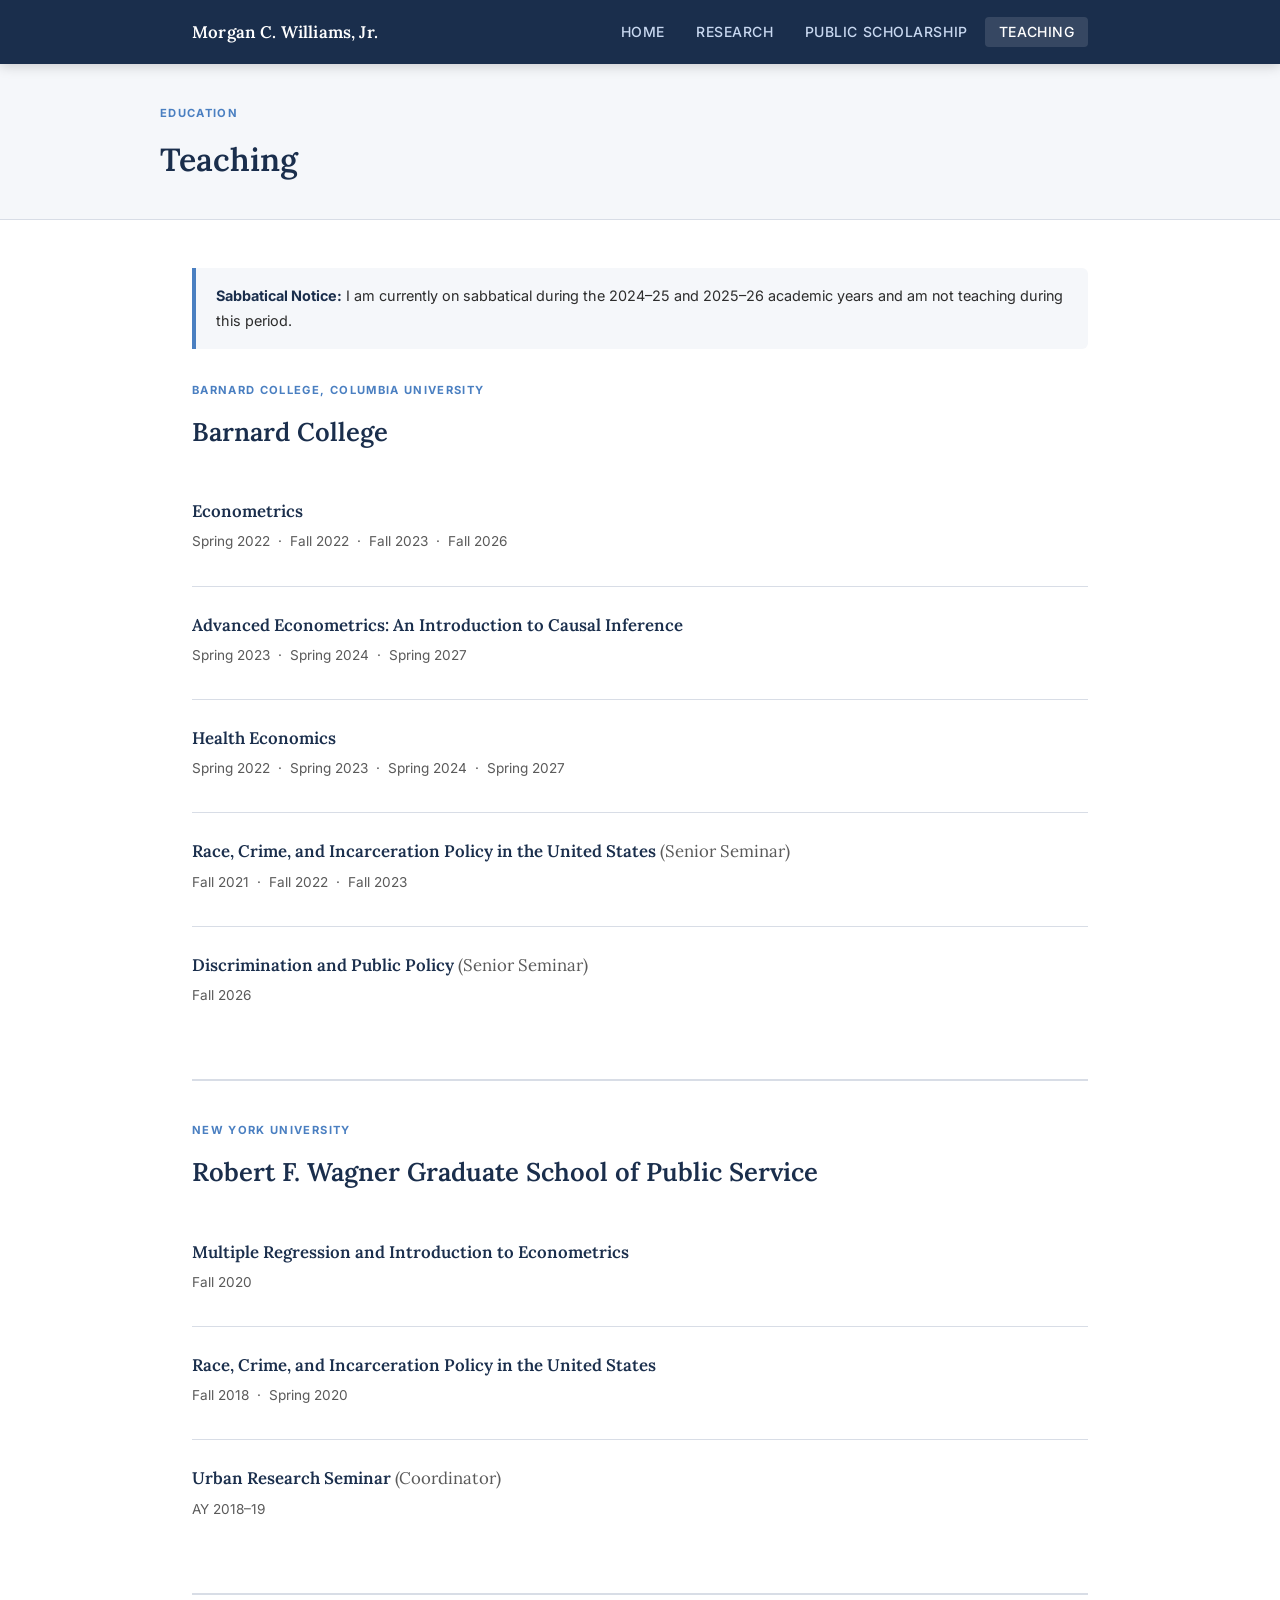
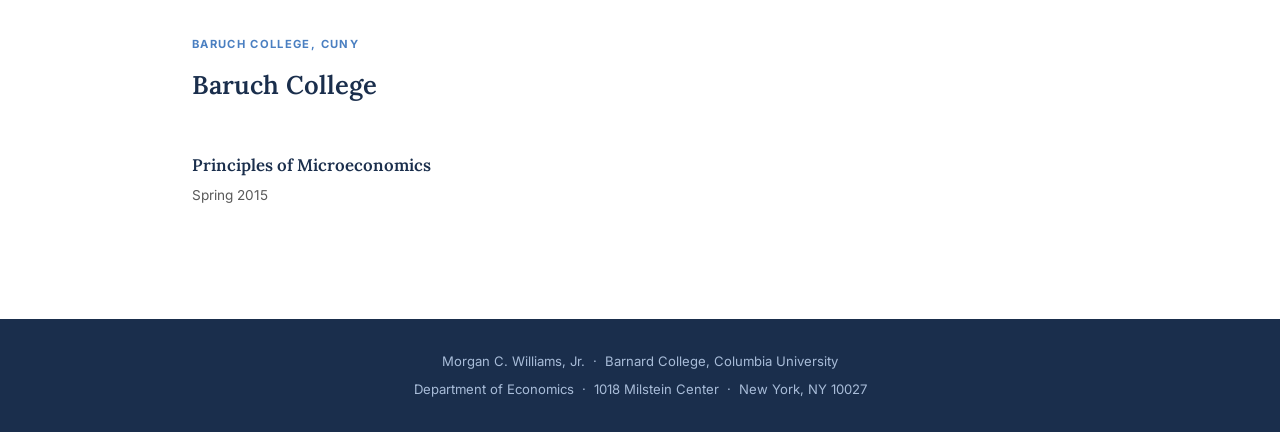
<file: teaching.html>
<!DOCTYPE html>
<html lang="en">
<head>
  <meta charset="UTF-8" />
  <meta name="viewport" content="width=device-width, initial-scale=1.0" />
  <title>Teaching | Morgan C. Williams, Jr.</title>
  <meta name="description" content="Courses taught by Morgan C. Williams, Jr. at Barnard College, Columbia University, NYU, and Baruch College." />
  <link rel="stylesheet" href="assets/css/style.css" />
</head>
<body>

  <!-- ===== Navigation ===== -->
  <nav>
    <div class="nav-inner">
      <a class="nav-brand" href="index.html">Morgan C. Williams, Jr.</a>
      <button class="hamburger" aria-label="Toggle menu">
        <span></span><span></span><span></span>
      </button>
      <ul class="nav-links">
        <li><a href="index.html">Home</a></li>
        <li><a href="research.html">Research</a></li>
        <li><a href="public-scholarship.html">Public Scholarship</a></li>
        <li><a href="teaching.html" class="active">Teaching</a></li>
      </ul>
    </div>
  </nav>

  <!-- ===== Page Header ===== -->
  <div style="background: var(--bg-alt); border-bottom: 1px solid var(--border); padding: 2.5rem 2rem 2rem;">
    <div style="max-width: var(--max-width); margin: 0 auto;">
      <p class="section-label">Education</p>
      <h1 style="font-family:'Lora',serif; font-size:2rem; color:var(--navy); font-weight:600;">Teaching</h1>
    </div>
  </div>

  <!-- ===== Main Content ===== -->
  <main class="page-wrapper">

    <div class="info-box" style="margin-bottom:2rem;">
      <strong>Sabbatical Notice:</strong> I am currently on sabbatical during the 2024–25 and
      2025–26 academic years and am not teaching during this period.
    </div>

    <!-- ===== Barnard College ===== -->
    <section>
      <p class="section-label">Barnard College, Columbia University</p>
      <h2 class="section-heading">Barnard College</h2>

      <div class="course-item">
        <div class="course-title">Econometrics</div>
        <div class="course-meta">Spring 2022 &nbsp;·&nbsp; Fall 2022 &nbsp;·&nbsp; Fall 2023 &nbsp;·&nbsp; Fall 2026</div>
      </div>

      <div class="course-item">
        <div class="course-title">Advanced Econometrics: An Introduction to Causal Inference</div>
        <div class="course-meta">Spring 2023 &nbsp;·&nbsp; Spring 2024 &nbsp;·&nbsp; Spring 2027</div>
      </div>

      <div class="course-item">
        <div class="course-title">Health Economics</div>
        <div class="course-meta">Spring 2022 &nbsp;·&nbsp; Spring 2023 &nbsp;·&nbsp; Spring 2024 &nbsp;·&nbsp; Spring 2027</div>
      </div>

      <div class="course-item">
        <div class="course-title">Race, Crime, and Incarceration Policy in the United States <span style="font-weight:400; color:var(--text-light);">(Senior Seminar)</span></div>
        <div class="course-meta">Fall 2021 &nbsp;·&nbsp; Fall 2022 &nbsp;·&nbsp; Fall 2023</div>
      </div>

      <div class="course-item">
        <div class="course-title">Discrimination and Public Policy <span style="font-weight:400; color:var(--text-light);">(Senior Seminar)</span></div>
        <div class="course-meta">Fall 2026</div>
      </div>

    </section>

    <hr class="section-divider" />

    <!-- ===== NYU ===== -->
    <section>
      <p class="section-label">New York University</p>
      <h2 class="section-heading">Robert F. Wagner Graduate School of Public Service</h2>

      <div class="course-item">
        <div class="course-title">Multiple Regression and Introduction to Econometrics</div>
        <div class="course-meta">Fall 2020</div>
      </div>

      <div class="course-item">
        <div class="course-title">Race, Crime, and Incarceration Policy in the United States</div>
        <div class="course-meta">Fall 2018 &nbsp;·&nbsp; Spring 2020</div>
      </div>

      <div class="course-item">
        <div class="course-title">Urban Research Seminar <span style="font-weight:400; color:var(--text-light);">(Coordinator)</span></div>
        <div class="course-meta">AY 2018–19</div>
      </div>

    </section>

    <hr class="section-divider" />

    <!-- ===== Baruch College ===== -->
    <section>
      <p class="section-label">Baruch College, CUNY</p>
      <h2 class="section-heading">Baruch College</h2>

      <div class="course-item">
        <div class="course-title">Principles of Microeconomics</div>
        <div class="course-meta">Spring 2015</div>
      </div>

    </section>

  </main>

  <!-- ===== Footer ===== -->
  <footer>
    <p>Morgan C. Williams, Jr. &nbsp;·&nbsp; Barnard College, Columbia University</p>
    <p style="margin-top:0.4rem;">
      Department of Economics &nbsp;·&nbsp; 1018 Milstein Center &nbsp;·&nbsp; New York, NY 10027
    </p>
  </footer>

  <script src="assets/js/main.js"></script>
</body>
</html>
</file>
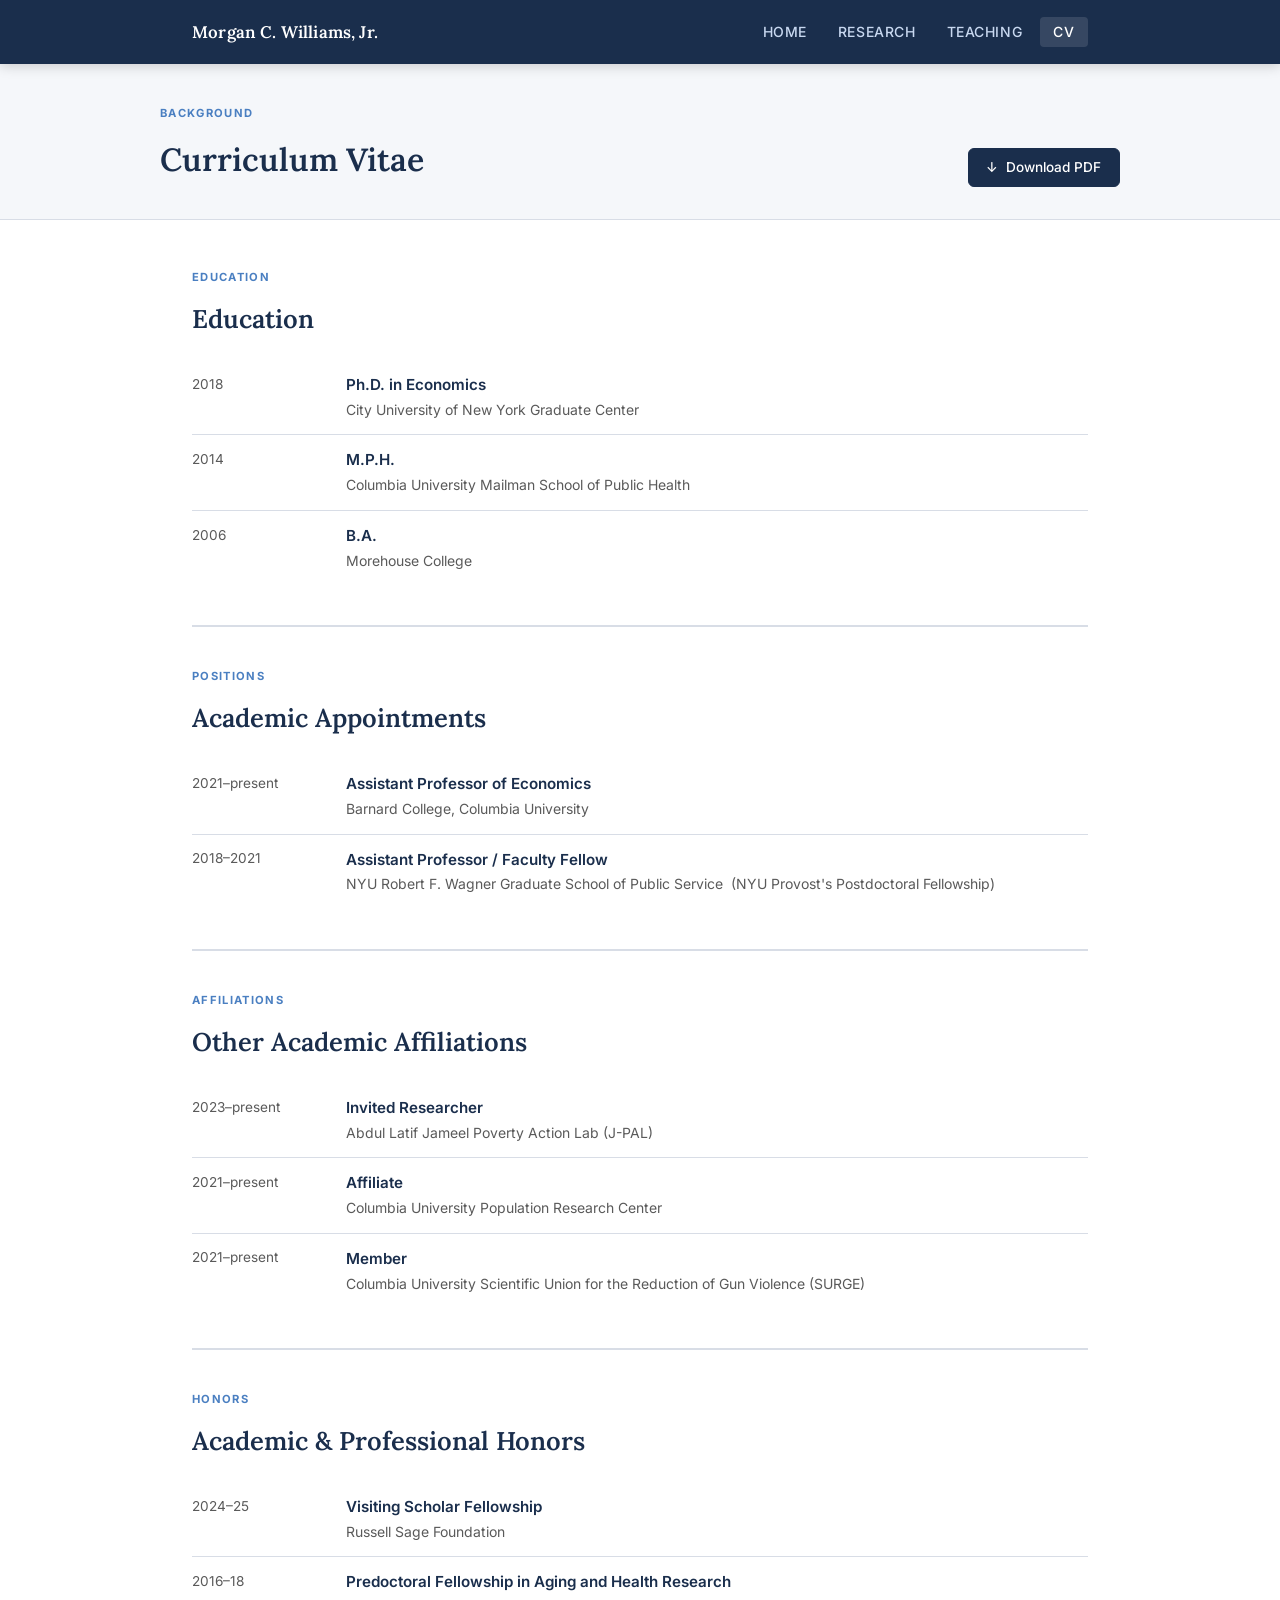
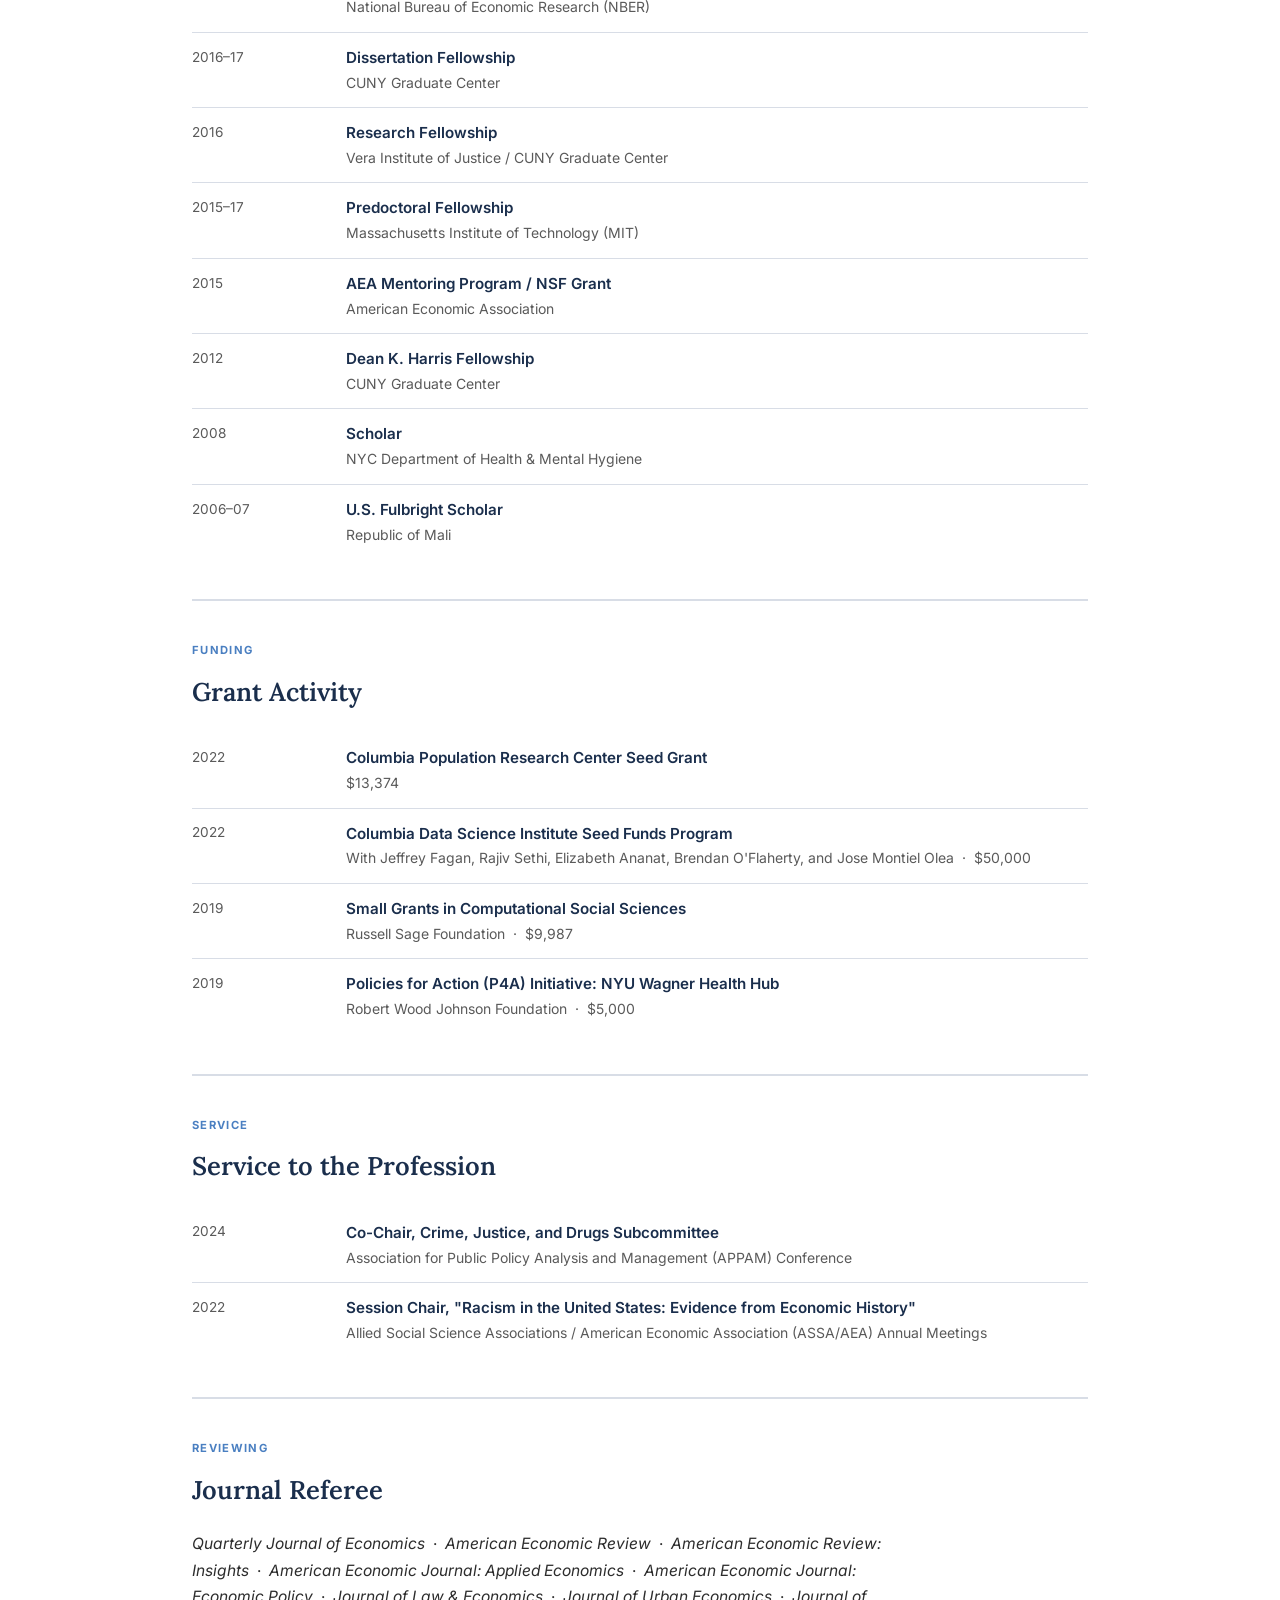
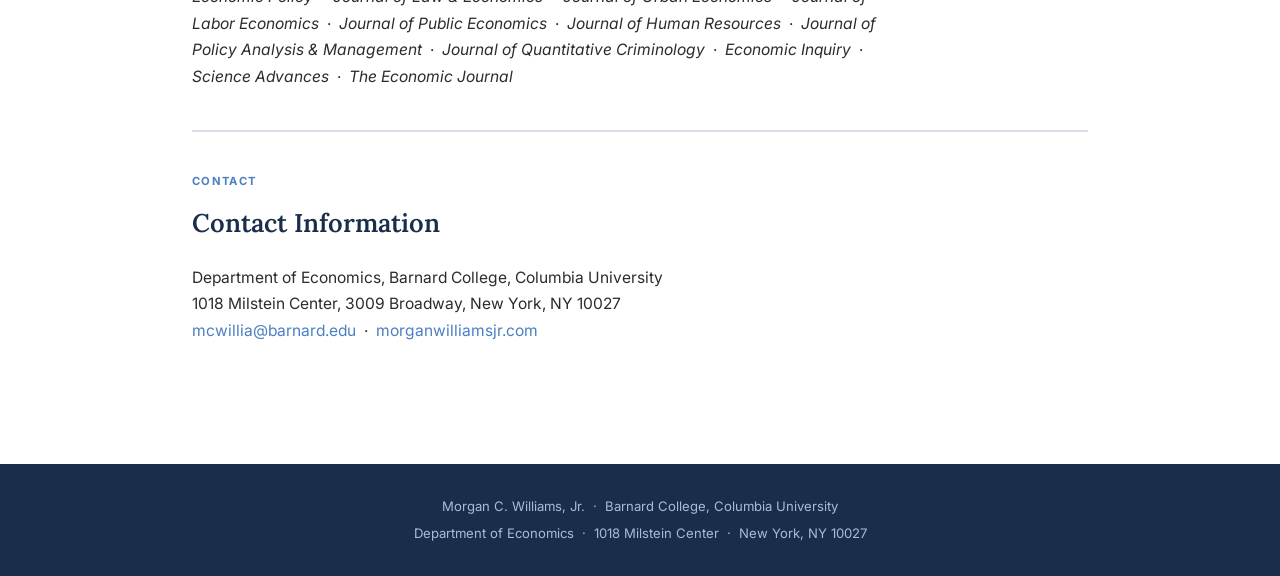
<file: morgan-williams-site/cv.html>
<!DOCTYPE html>
<html lang="en">
<head>
  <meta charset="UTF-8" />
  <meta name="viewport" content="width=device-width, initial-scale=1.0" />
  <title>CV | Morgan C. Williams, Jr.</title>
  <meta name="description" content="Curriculum vitae of Morgan C. Williams, Jr., Assistant Professor of Economics at Barnard College, Columbia University." />
  <link rel="stylesheet" href="assets/css/style.css" />
</head>
<body>

  <!-- ===== Navigation ===== -->
  <nav>
    <div class="nav-inner">
      <a class="nav-brand" href="index.html">Morgan C. Williams, Jr.</a>
      <button class="hamburger" aria-label="Toggle menu">
        <span></span><span></span><span></span>
      </button>
      <ul class="nav-links">
        <li><a href="index.html">Home</a></li>
        <li><a href="research.html">Research</a></li>
        <li><a href="teaching.html">Teaching</a></li>
        <li><a href="cv.html" class="active">CV</a></li>
      </ul>
    </div>
  </nav>

  <!-- ===== Page Header ===== -->
  <div style="background: var(--bg-alt); border-bottom: 1px solid var(--border); padding: 2.5rem 2rem 2rem;">
    <div style="max-width: var(--max-width); margin: 0 auto; display:flex; align-items:flex-end; justify-content:space-between; flex-wrap:wrap; gap:1rem;">
      <div>
        <p class="section-label">Background</p>
        <h1 style="font-family:'Lora',serif; font-size:2rem; color:var(--navy); font-weight:600;">Curriculum Vitae</h1>
      </div>
      <a class="btn btn-primary" href="assets/files/cv.pdf" target="_blank" rel="noopener">
        ↓ &nbsp;Download PDF
      </a>
    </div>
  </div>

  <!-- ===== Main Content ===== -->
  <main class="page-wrapper">

    <!-- Education -->
    <section class="cv-section">
      <p class="section-label">Education</p>
      <h2 class="section-heading">Education</h2>

      <div class="cv-entry">
        <div class="cv-year">2018</div>
        <div class="cv-detail">
          <strong>Ph.D. in Economics</strong>
          <span>City University of New York Graduate Center</span>
        </div>
      </div>

      <div class="cv-entry">
        <div class="cv-year">2014</div>
        <div class="cv-detail">
          <strong>M.P.H.</strong>
          <span>Columbia University Mailman School of Public Health</span>
        </div>
      </div>

      <div class="cv-entry">
        <div class="cv-year">2006</div>
        <div class="cv-detail">
          <strong>B.A.</strong>
          <span>Morehouse College</span>
        </div>
      </div>

    </section>

    <hr class="section-divider" />

    <!-- Academic Positions -->
    <section class="cv-section">
      <p class="section-label">Positions</p>
      <h2 class="section-heading">Academic Appointments</h2>

      <div class="cv-entry">
        <div class="cv-year">2021–present</div>
        <div class="cv-detail">
          <strong>Assistant Professor of Economics</strong>
          <span>Barnard College, Columbia University</span>
        </div>
      </div>

      <div class="cv-entry">
        <div class="cv-year">2018–2021</div>
        <div class="cv-detail">
          <strong>Assistant Professor / Faculty Fellow</strong>
          <span>NYU Robert F. Wagner Graduate School of Public Service &nbsp;(NYU Provost's Postdoctoral Fellowship)</span>
        </div>
      </div>

    </section>

    <hr class="section-divider" />

    <!-- Affiliations -->
    <section class="cv-section">
      <p class="section-label">Affiliations</p>
      <h2 class="section-heading">Other Academic Affiliations</h2>

      <div class="cv-entry">
        <div class="cv-year">2023–present</div>
        <div class="cv-detail">
          <strong>Invited Researcher</strong>
          <span>Abdul Latif Jameel Poverty Action Lab (J-PAL)</span>
        </div>
      </div>

      <div class="cv-entry">
        <div class="cv-year">2021–present</div>
        <div class="cv-detail">
          <strong>Affiliate</strong>
          <span>Columbia University Population Research Center</span>
        </div>
      </div>

      <div class="cv-entry">
        <div class="cv-year">2021–present</div>
        <div class="cv-detail">
          <strong>Member</strong>
          <span>Columbia University Scientific Union for the Reduction of Gun Violence (SURGE)</span>
        </div>
      </div>

    </section>

    <hr class="section-divider" />

    <!-- Fellowships & Honors -->
    <section class="cv-section">
      <p class="section-label">Honors</p>
      <h2 class="section-heading">Academic &amp; Professional Honors</h2>

      <div class="cv-entry">
        <div class="cv-year">2024–25</div>
        <div class="cv-detail">
          <strong>Visiting Scholar Fellowship</strong>
          <span>Russell Sage Foundation</span>
        </div>
      </div>

      <div class="cv-entry">
        <div class="cv-year">2016–18</div>
        <div class="cv-detail">
          <strong>Predoctoral Fellowship in Aging and Health Research</strong>
          <span>National Bureau of Economic Research (NBER)</span>
        </div>
      </div>

      <div class="cv-entry">
        <div class="cv-year">2016–17</div>
        <div class="cv-detail">
          <strong>Dissertation Fellowship</strong>
          <span>CUNY Graduate Center</span>
        </div>
      </div>

      <div class="cv-entry">
        <div class="cv-year">2016</div>
        <div class="cv-detail">
          <strong>Research Fellowship</strong>
          <span>Vera Institute of Justice / CUNY Graduate Center</span>
        </div>
      </div>

      <div class="cv-entry">
        <div class="cv-year">2015–17</div>
        <div class="cv-detail">
          <strong>Predoctoral Fellowship</strong>
          <span>Massachusetts Institute of Technology (MIT)</span>
        </div>
      </div>

      <div class="cv-entry">
        <div class="cv-year">2015</div>
        <div class="cv-detail">
          <strong>AEA Mentoring Program / NSF Grant</strong>
          <span>American Economic Association</span>
        </div>
      </div>

      <div class="cv-entry">
        <div class="cv-year">2012</div>
        <div class="cv-detail">
          <strong>Dean K. Harris Fellowship</strong>
          <span>CUNY Graduate Center</span>
        </div>
      </div>

      <div class="cv-entry">
        <div class="cv-year">2008</div>
        <div class="cv-detail">
          <strong>Scholar</strong>
          <span>NYC Department of Health &amp; Mental Hygiene</span>
        </div>
      </div>

      <div class="cv-entry">
        <div class="cv-year">2006–07</div>
        <div class="cv-detail">
          <strong>U.S. Fulbright Scholar</strong>
          <span>Republic of Mali</span>
        </div>
      </div>

    </section>

    <hr class="section-divider" />

    <!-- Grant Activity -->
    <section class="cv-section">
      <p class="section-label">Funding</p>
      <h2 class="section-heading">Grant Activity</h2>

      <div class="cv-entry">
        <div class="cv-year">2022</div>
        <div class="cv-detail">
          <strong>Columbia Population Research Center Seed Grant</strong>
          <span>$13,374</span>
        </div>
      </div>

      <div class="cv-entry">
        <div class="cv-year">2022</div>
        <div class="cv-detail">
          <strong>Columbia Data Science Institute Seed Funds Program</strong>
          <span>With Jeffrey Fagan, Rajiv Sethi, Elizabeth Ananat, Brendan O'Flaherty, and Jose Montiel Olea &nbsp;·&nbsp; $50,000</span>
        </div>
      </div>

      <div class="cv-entry">
        <div class="cv-year">2019</div>
        <div class="cv-detail">
          <strong>Small Grants in Computational Social Sciences</strong>
          <span>Russell Sage Foundation &nbsp;·&nbsp; $9,987</span>
        </div>
      </div>

      <div class="cv-entry">
        <div class="cv-year">2019</div>
        <div class="cv-detail">
          <strong>Policies for Action (P4A) Initiative: NYU Wagner Health Hub</strong>
          <span>Robert Wood Johnson Foundation &nbsp;·&nbsp; $5,000</span>
        </div>
      </div>

    </section>

    <hr class="section-divider" />

    <!-- Service -->
    <section class="cv-section">
      <p class="section-label">Service</p>
      <h2 class="section-heading">Service to the Profession</h2>

      <div class="cv-entry">
        <div class="cv-year">2024</div>
        <div class="cv-detail">
          <strong>Co-Chair, Crime, Justice, and Drugs Subcommittee</strong>
          <span>Association for Public Policy Analysis and Management (APPAM) Conference</span>
        </div>
      </div>

      <div class="cv-entry">
        <div class="cv-year">2022</div>
        <div class="cv-detail">
          <strong>Session Chair, "Racism in the United States: Evidence from Economic History"</strong>
          <span>Allied Social Science Associations / American Economic Association (ASSA/AEA) Annual Meetings</span>
        </div>
      </div>

    </section>

    <hr class="section-divider" />

    <!-- Journal Referee -->
    <section class="cv-section">
      <p class="section-label">Reviewing</p>
      <h2 class="section-heading">Journal Referee</h2>
      <div class="bio-text">
        <p>
          <em>Quarterly Journal of Economics</em> &nbsp;·&nbsp;
          <em>American Economic Review</em> &nbsp;·&nbsp;
          <em>American Economic Review: Insights</em> &nbsp;·&nbsp;
          <em>American Economic Journal: Applied Economics</em> &nbsp;·&nbsp;
          <em>American Economic Journal: Economic Policy</em> &nbsp;·&nbsp;
          <em>Journal of Law &amp; Economics</em> &nbsp;·&nbsp;
          <em>Journal of Urban Economics</em> &nbsp;·&nbsp;
          <em>Journal of Labor Economics</em> &nbsp;·&nbsp;
          <em>Journal of Public Economics</em> &nbsp;·&nbsp;
          <em>Journal of Human Resources</em> &nbsp;·&nbsp;
          <em>Journal of Policy Analysis &amp; Management</em> &nbsp;·&nbsp;
          <em>Journal of Quantitative Criminology</em> &nbsp;·&nbsp;
          <em>Economic Inquiry</em> &nbsp;·&nbsp;
          <em>Science Advances</em> &nbsp;·&nbsp;
          <em>The Economic Journal</em>
        </p>
      </div>
    </section>

    <hr class="section-divider" />

    <!-- Contact -->
    <section class="cv-section">
      <p class="section-label">Contact</p>
      <h2 class="section-heading">Contact Information</h2>
      <div class="bio-text">
        <p>
          Department of Economics, Barnard College, Columbia University<br />
          1018 Milstein Center, 3009 Broadway, New York, NY 10027<br />
          <a href="mailto:mcwillia@barnard.edu">mcwillia@barnard.edu</a> &nbsp;·&nbsp;
          <a href="http://morganwilliamsjr.com" target="_blank" rel="noopener">morganwilliamsjr.com</a>
        </p>
      </div>
    </section>

  </main>

  <!-- ===== Footer ===== -->
  <footer>
    <p>Morgan C. Williams, Jr. &nbsp;·&nbsp; Barnard College, Columbia University</p>
    <p style="margin-top:0.4rem;">
      Department of Economics &nbsp;·&nbsp; 1018 Milstein Center &nbsp;·&nbsp; New York, NY 10027
    </p>
  </footer>

  <script src="assets/js/main.js"></script>
</body>
</html>
</file>
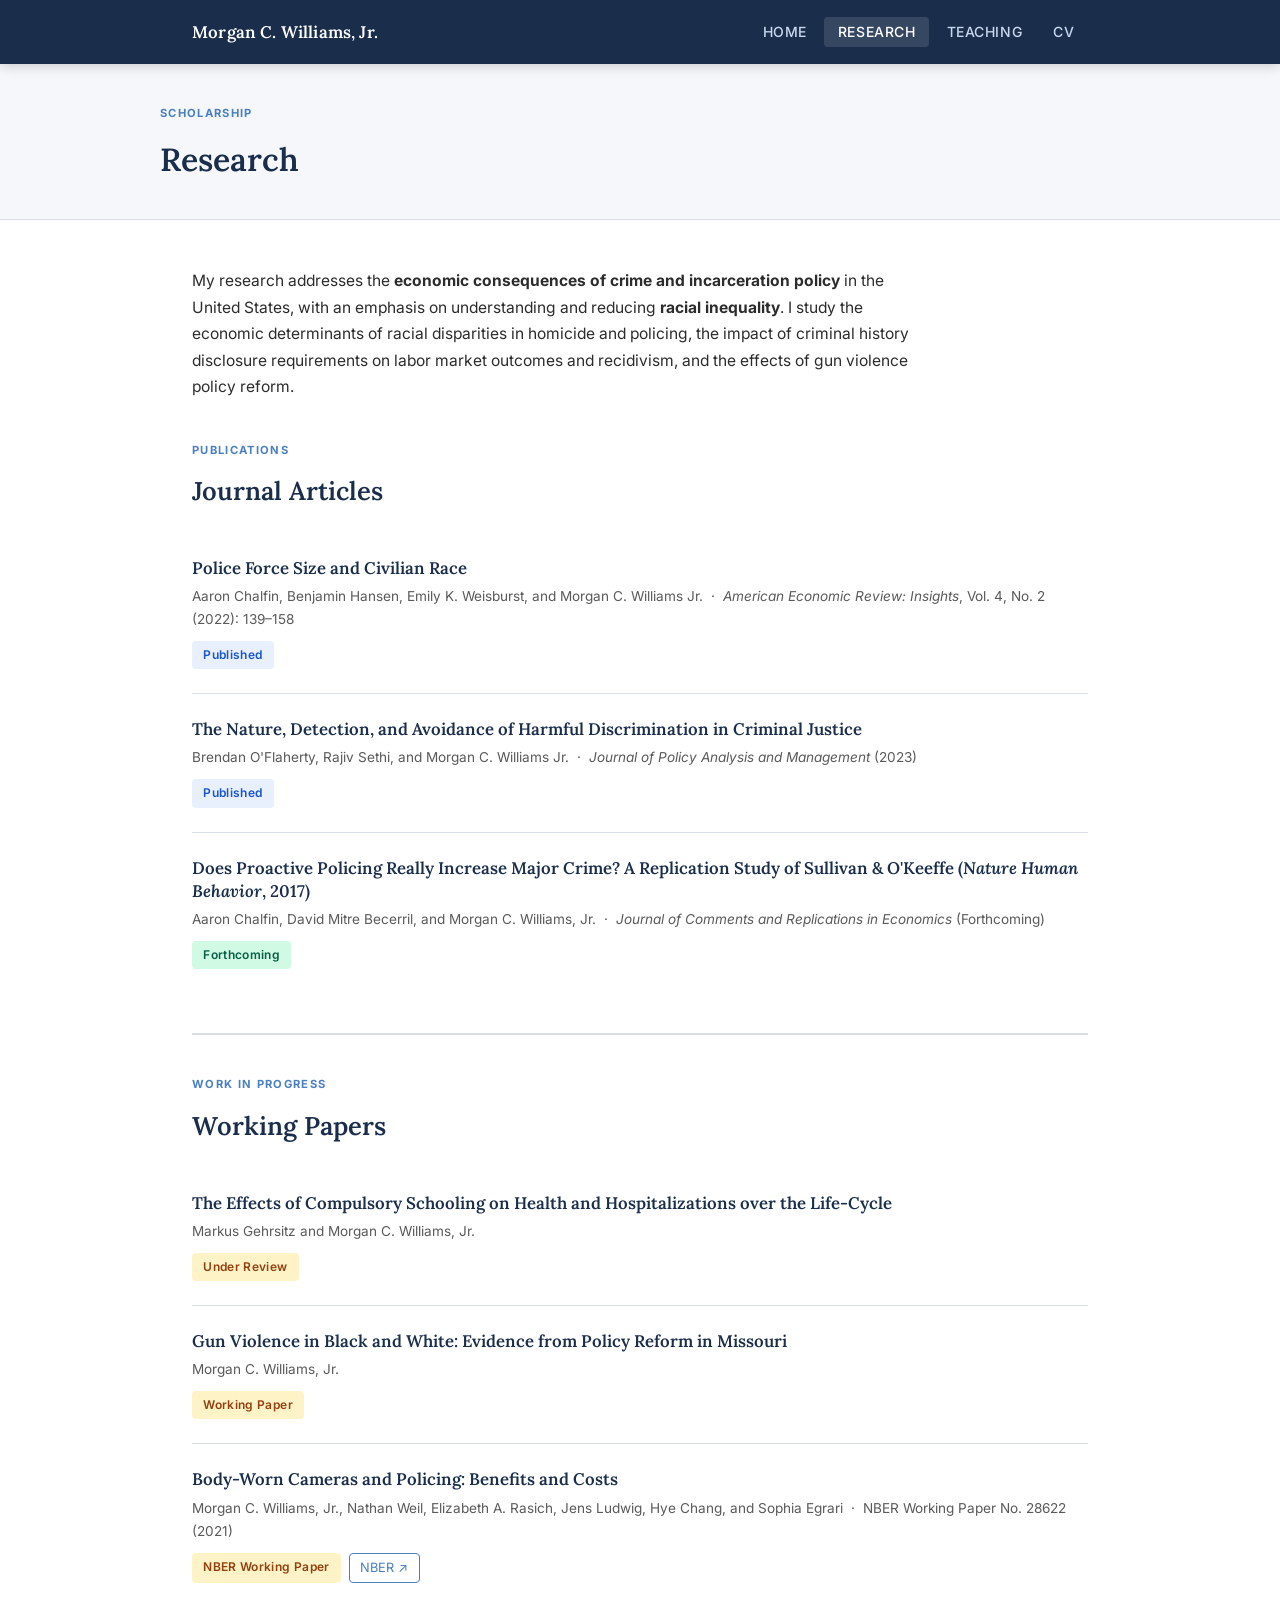
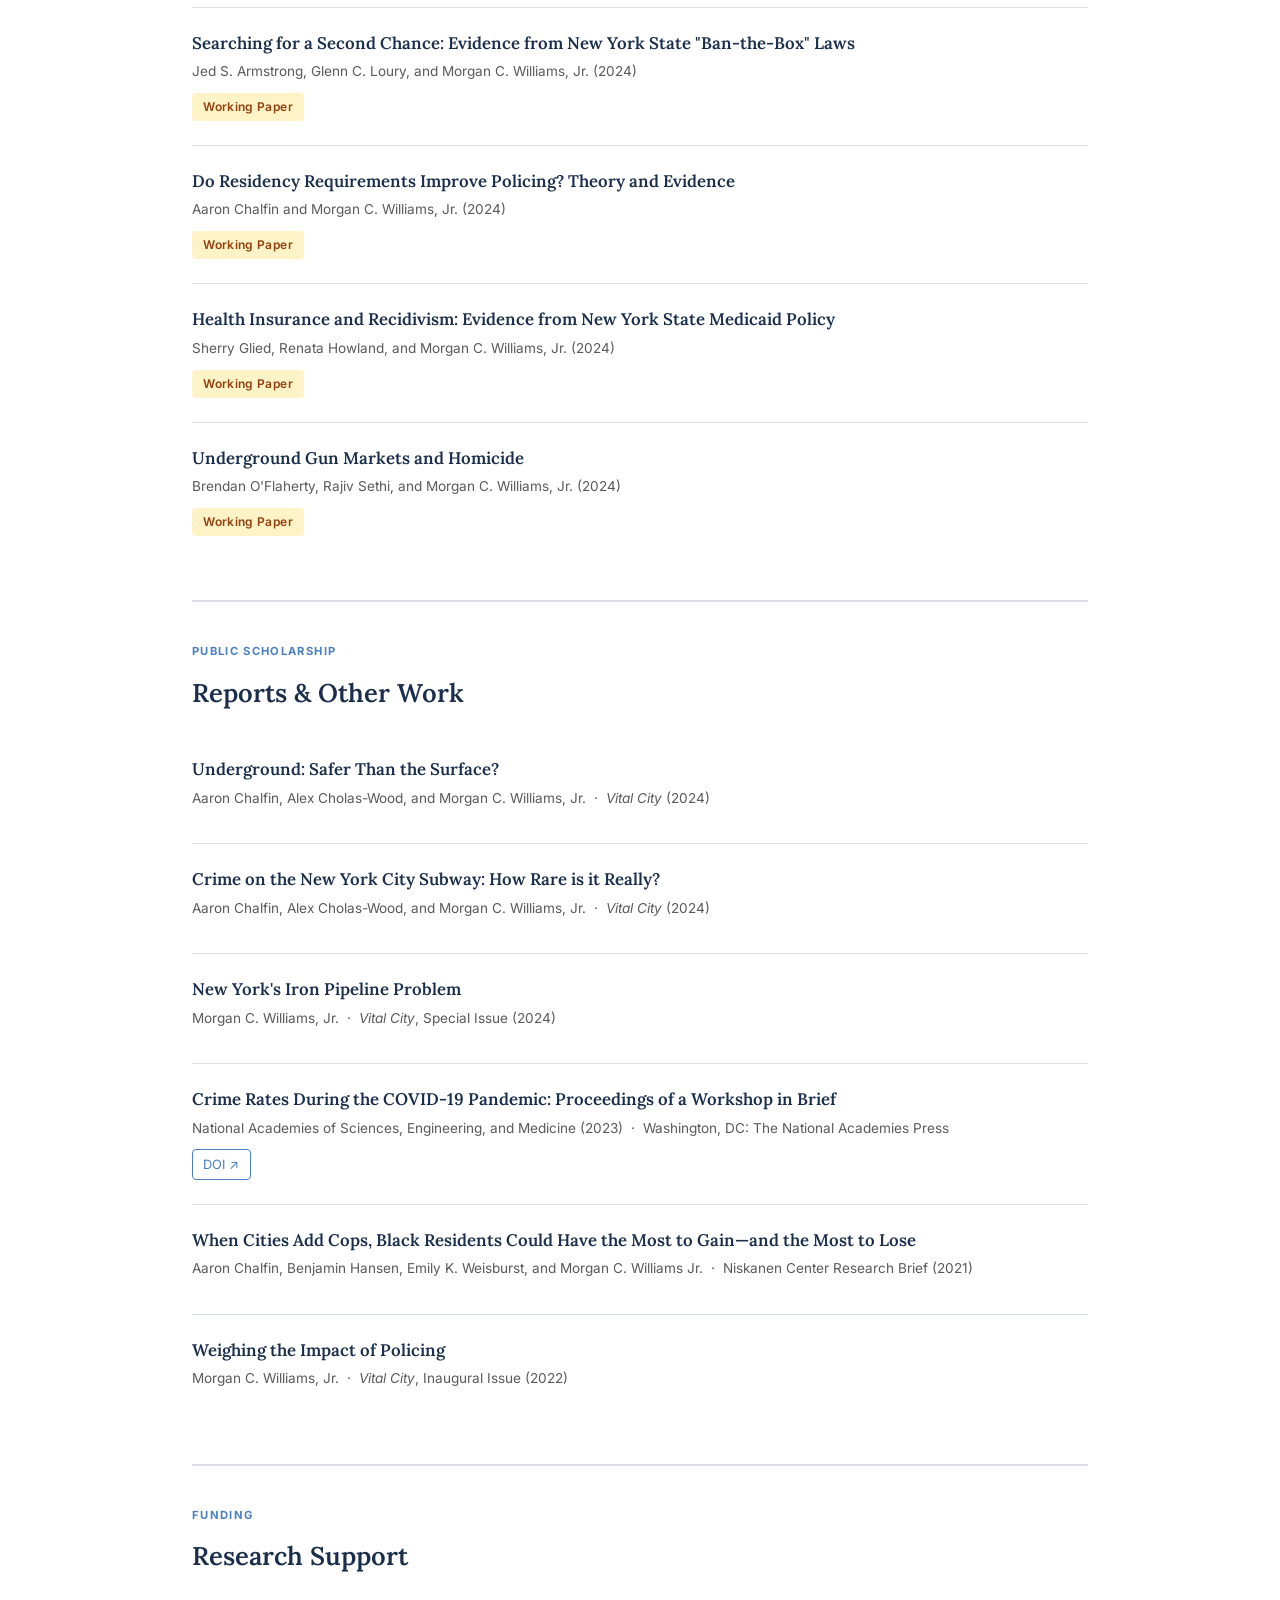
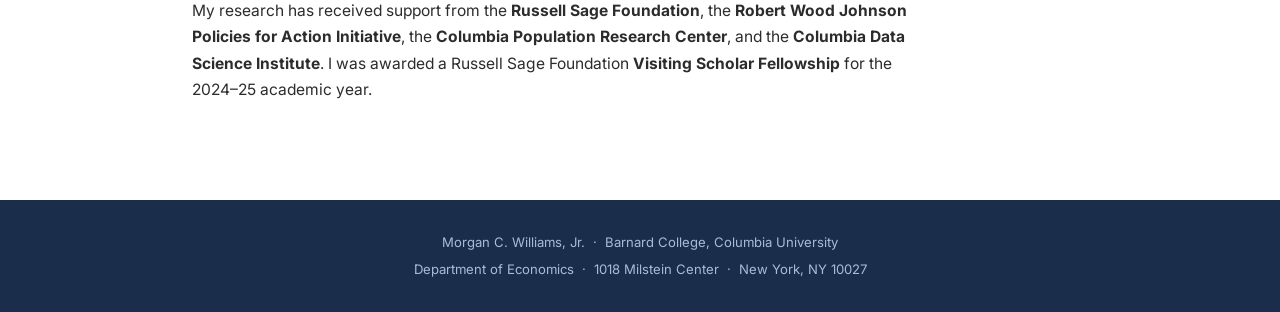
<file: morgan-williams-site/research.html>
<!DOCTYPE html>
<html lang="en">
<head>
  <meta charset="UTF-8" />
  <meta name="viewport" content="width=device-width, initial-scale=1.0" />
  <title>Research | Morgan C. Williams, Jr.</title>
  <meta name="description" content="Research by Morgan C. Williams, Jr. on crime, incarceration policy, and racial inequality." />
  <link rel="stylesheet" href="assets/css/style.css" />
</head>
<body>

  <!-- ===== Navigation ===== -->
  <nav>
    <div class="nav-inner">
      <a class="nav-brand" href="index.html">Morgan C. Williams, Jr.</a>
      <button class="hamburger" aria-label="Toggle menu">
        <span></span><span></span><span></span>
      </button>
      <ul class="nav-links">
        <li><a href="index.html">Home</a></li>
        <li><a href="research.html" class="active">Research</a></li>
        <li><a href="teaching.html">Teaching</a></li>
        <li><a href="cv.html">CV</a></li>
      </ul>
    </div>
  </nav>

  <!-- ===== Page Header ===== -->
  <div style="background: var(--bg-alt); border-bottom: 1px solid var(--border); padding: 2.5rem 2rem 2rem;">
    <div style="max-width: var(--max-width); margin: 0 auto;">
      <p class="section-label">Scholarship</p>
      <h1 style="font-family:'Lora',serif; font-size:2rem; color:var(--navy); font-weight:600;">Research</h1>
    </div>
  </div>

  <!-- ===== Main Content ===== -->
  <main class="page-wrapper">

    <!-- Research Statement -->
    <div class="bio-text" style="margin-bottom:2.5rem;">
      <p>
        My research addresses the <strong>economic consequences of crime and incarceration policy</strong>
        in the United States, with an emphasis on understanding and reducing <strong>racial
        inequality</strong>. I study the economic determinants of racial disparities in homicide and
        policing, the impact of criminal history disclosure requirements on labor market outcomes and
        recidivism, and the effects of gun violence policy reform.
      </p>
    </div>

    <!-- ===== Journal Articles ===== -->
    <section>
      <p class="section-label">Publications</p>
      <h2 class="section-heading">Journal Articles</h2>

      <ul class="paper-list">

        <li class="paper-item">
          <div class="paper-title">Police Force Size and Civilian Race</div>
          <div class="paper-meta">
            Aaron Chalfin, Benjamin Hansen, Emily K. Weisburst, and Morgan C. Williams Jr. &nbsp;·&nbsp;
            <em>American Economic Review: Insights</em>, Vol. 4, No. 2 (2022): 139–158
          </div>
          <div class="paper-links">
            <span class="tag tag-published">Published</span>
          </div>
        </li>

        <li class="paper-item">
          <div class="paper-title">The Nature, Detection, and Avoidance of Harmful Discrimination in Criminal Justice</div>
          <div class="paper-meta">
            Brendan O'Flaherty, Rajiv Sethi, and Morgan C. Williams Jr. &nbsp;·&nbsp;
            <em>Journal of Policy Analysis and Management</em> (2023)
          </div>
          <div class="paper-links">
            <span class="tag tag-published">Published</span>
          </div>
        </li>

        <li class="paper-item">
          <div class="paper-title">Does Proactive Policing Really Increase Major Crime? A Replication Study of Sullivan &amp; O'Keeffe (<em>Nature Human Behavior</em>, 2017)</div>
          <div class="paper-meta">
            Aaron Chalfin, David Mitre Becerril, and Morgan C. Williams, Jr. &nbsp;·&nbsp;
            <em>Journal of Comments and Replications in Economics</em> (Forthcoming)
          </div>
          <div class="paper-links">
            <span class="tag tag-forthcoming">Forthcoming</span>
          </div>
        </li>

      </ul>
    </section>

    <hr class="section-divider" />

    <!-- ===== Working Papers ===== -->
    <section>
      <p class="section-label">Work in Progress</p>
      <h2 class="section-heading">Working Papers</h2>

      <ul class="paper-list">

        <li class="paper-item">
          <div class="paper-title">The Effects of Compulsory Schooling on Health and Hospitalizations over the Life-Cycle</div>
          <div class="paper-meta">Markus Gehrsitz and Morgan C. Williams, Jr.</div>
          <div class="paper-links">
            <span class="tag tag-working">Under Review</span>
          </div>
        </li>

        <li class="paper-item">
          <div class="paper-title">Gun Violence in Black and White: Evidence from Policy Reform in Missouri</div>
          <div class="paper-meta">Morgan C. Williams, Jr.</div>
          <div class="paper-links">
            <span class="tag tag-working">Working Paper</span>
          </div>
        </li>

        <li class="paper-item">
          <div class="paper-title">Body-Worn Cameras and Policing: Benefits and Costs</div>
          <div class="paper-meta">
            Morgan C. Williams, Jr., Nathan Weil, Elizabeth A. Rasich, Jens Ludwig, Hye Chang, and Sophia Egrari &nbsp;·&nbsp;
            NBER Working Paper No. 28622 (2021)
          </div>
          <div class="paper-links">
            <span class="tag tag-working">NBER Working Paper</span>
            <a class="paper-link-btn" href="https://www.nber.org/papers/w28622" target="_blank" rel="noopener">NBER ↗</a>
          </div>
        </li>

        <li class="paper-item">
          <div class="paper-title">Searching for a Second Chance: Evidence from New York State "Ban-the-Box" Laws</div>
          <div class="paper-meta">Jed S. Armstrong, Glenn C. Loury, and Morgan C. Williams, Jr. (2024)</div>
          <div class="paper-links">
            <span class="tag tag-working">Working Paper</span>
          </div>
        </li>

        <li class="paper-item">
          <div class="paper-title">Do Residency Requirements Improve Policing? Theory and Evidence</div>
          <div class="paper-meta">Aaron Chalfin and Morgan C. Williams, Jr. (2024)</div>
          <div class="paper-links">
            <span class="tag tag-working">Working Paper</span>
          </div>
        </li>

        <li class="paper-item">
          <div class="paper-title">Health Insurance and Recidivism: Evidence from New York State Medicaid Policy</div>
          <div class="paper-meta">Sherry Glied, Renata Howland, and Morgan C. Williams, Jr. (2024)</div>
          <div class="paper-links">
            <span class="tag tag-working">Working Paper</span>
          </div>
        </li>

        <li class="paper-item">
          <div class="paper-title">Underground Gun Markets and Homicide</div>
          <div class="paper-meta">Brendan O'Flaherty, Rajiv Sethi, and Morgan C. Williams, Jr. (2024)</div>
          <div class="paper-links">
            <span class="tag tag-working">Working Paper</span>
          </div>
        </li>

      </ul>
    </section>

    <hr class="section-divider" />

    <!-- ===== Reports & Other Work ===== -->
    <section>
      <p class="section-label">Public Scholarship</p>
      <h2 class="section-heading">Reports &amp; Other Work</h2>

      <ul class="paper-list">

        <li class="paper-item">
          <div class="paper-title">Underground: Safer Than the Surface?</div>
          <div class="paper-meta">Aaron Chalfin, Alex Cholas-Wood, and Morgan C. Williams, Jr. &nbsp;·&nbsp; <em>Vital City</em> (2024)</div>
        </li>

        <li class="paper-item">
          <div class="paper-title">Crime on the New York City Subway: How Rare is it Really?</div>
          <div class="paper-meta">Aaron Chalfin, Alex Cholas-Wood, and Morgan C. Williams, Jr. &nbsp;·&nbsp; <em>Vital City</em> (2024)</div>
        </li>

        <li class="paper-item">
          <div class="paper-title">New York's Iron Pipeline Problem</div>
          <div class="paper-meta">Morgan C. Williams, Jr. &nbsp;·&nbsp; <em>Vital City</em>, Special Issue (2024)</div>
        </li>

        <li class="paper-item">
          <div class="paper-title">Crime Rates During the COVID-19 Pandemic: Proceedings of a Workshop in Brief</div>
          <div class="paper-meta">
            National Academies of Sciences, Engineering, and Medicine (2023) &nbsp;·&nbsp;
            Washington, DC: The National Academies Press
          </div>
          <div class="paper-links">
            <a class="paper-link-btn" href="https://doi.org/10.17226/26920" target="_blank" rel="noopener">DOI ↗</a>
          </div>
        </li>

        <li class="paper-item">
          <div class="paper-title">When Cities Add Cops, Black Residents Could Have the Most to Gain—and the Most to Lose</div>
          <div class="paper-meta">
            Aaron Chalfin, Benjamin Hansen, Emily K. Weisburst, and Morgan C. Williams Jr. &nbsp;·&nbsp;
            Niskanen Center Research Brief (2021)
          </div>
        </li>

        <li class="paper-item">
          <div class="paper-title">Weighing the Impact of Policing</div>
          <div class="paper-meta">Morgan C. Williams, Jr. &nbsp;·&nbsp; <em>Vital City</em>, Inaugural Issue (2022)</div>
        </li>

      </ul>
    </section>

    <hr class="section-divider" />

    <!-- ===== Research Support ===== -->
    <section>
      <p class="section-label">Funding</p>
      <h2 class="section-heading">Research Support</h2>
      <div class="bio-text">
        <p>
          My research has received support from the <strong>Russell Sage Foundation</strong>,
          the <strong>Robert Wood Johnson Policies for Action Initiative</strong>, the
          <strong>Columbia Population Research Center</strong>, and the
          <strong>Columbia Data Science Institute</strong>.
          I was awarded a Russell Sage Foundation <strong>Visiting Scholar Fellowship</strong>
          for the 2024–25 academic year.
        </p>
      </div>
    </section>

  </main>

  <!-- ===== Footer ===== -->
  <footer>
    <p>Morgan C. Williams, Jr. &nbsp;·&nbsp; Barnard College, Columbia University</p>
    <p style="margin-top:0.4rem;">
      Department of Economics &nbsp;·&nbsp; 1018 Milstein Center &nbsp;·&nbsp; New York, NY 10027
    </p>
  </footer>

  <script src="assets/js/main.js"></script>
</body>
</html>
</file>
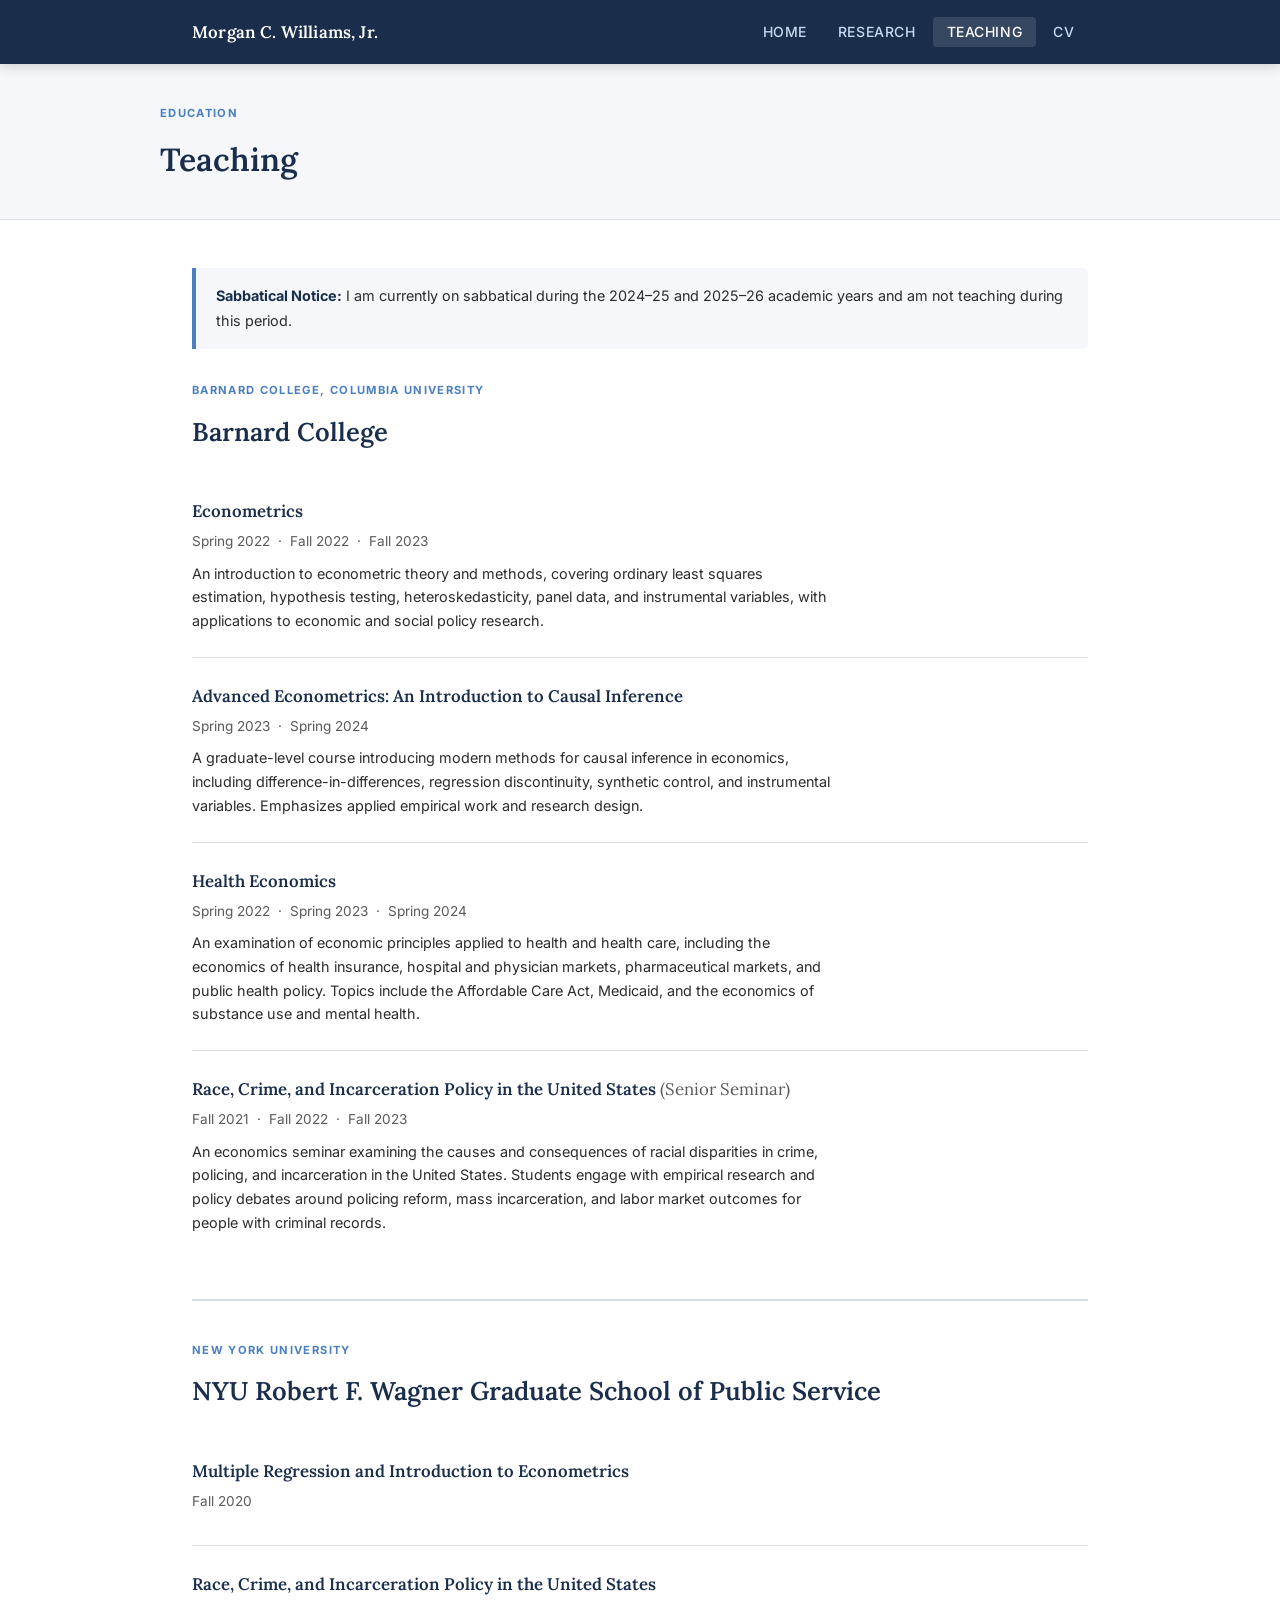
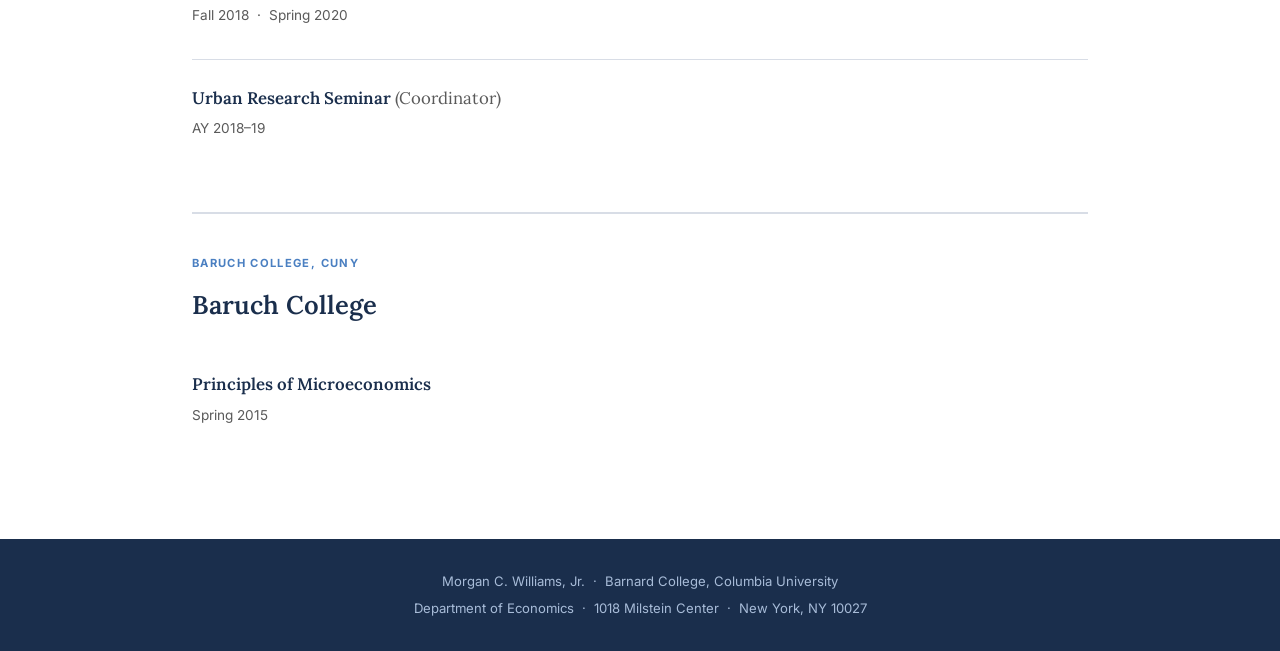
<file: morgan-williams-site/teaching.html>
<!DOCTYPE html>
<html lang="en">
<head>
  <meta charset="UTF-8" />
  <meta name="viewport" content="width=device-width, initial-scale=1.0" />
  <title>Teaching | Morgan C. Williams, Jr.</title>
  <meta name="description" content="Courses taught by Morgan C. Williams, Jr. at Barnard College, Columbia University, NYU, and Baruch College." />
  <link rel="stylesheet" href="assets/css/style.css" />
</head>
<body>

  <!-- ===== Navigation ===== -->
  <nav>
    <div class="nav-inner">
      <a class="nav-brand" href="index.html">Morgan C. Williams, Jr.</a>
      <button class="hamburger" aria-label="Toggle menu">
        <span></span><span></span><span></span>
      </button>
      <ul class="nav-links">
        <li><a href="index.html">Home</a></li>
        <li><a href="research.html">Research</a></li>
        <li><a href="teaching.html" class="active">Teaching</a></li>
        <li><a href="cv.html">CV</a></li>
      </ul>
    </div>
  </nav>

  <!-- ===== Page Header ===== -->
  <div style="background: var(--bg-alt); border-bottom: 1px solid var(--border); padding: 2.5rem 2rem 2rem;">
    <div style="max-width: var(--max-width); margin: 0 auto;">
      <p class="section-label">Education</p>
      <h1 style="font-family:'Lora',serif; font-size:2rem; color:var(--navy); font-weight:600;">Teaching</h1>
    </div>
  </div>

  <!-- ===== Main Content ===== -->
  <main class="page-wrapper">

    <div class="info-box" style="margin-bottom:2rem;">
      <strong>Sabbatical Notice:</strong> I am currently on sabbatical during the 2024–25 and
      2025–26 academic years and am not teaching during this period.
    </div>

    <!-- ===== Barnard College ===== -->
    <section>
      <p class="section-label">Barnard College, Columbia University</p>
      <h2 class="section-heading">Barnard College</h2>

      <div class="course-item">
        <div class="course-title">Econometrics</div>
        <div class="course-meta">Spring 2022 &nbsp;·&nbsp; Fall 2022 &nbsp;·&nbsp; Fall 2023</div>
        <p class="course-desc">
          An introduction to econometric theory and methods, covering ordinary least squares
          estimation, hypothesis testing, heteroskedasticity, panel data, and instrumental variables,
          with applications to economic and social policy research.
        </p>
      </div>

      <div class="course-item">
        <div class="course-title">Advanced Econometrics: An Introduction to Causal Inference</div>
        <div class="course-meta">Spring 2023 &nbsp;·&nbsp; Spring 2024</div>
        <p class="course-desc">
          A graduate-level course introducing modern methods for causal inference in economics,
          including difference-in-differences, regression discontinuity, synthetic control, and
          instrumental variables. Emphasizes applied empirical work and research design.
        </p>
      </div>

      <div class="course-item">
        <div class="course-title">Health Economics</div>
        <div class="course-meta">Spring 2022 &nbsp;·&nbsp; Spring 2023 &nbsp;·&nbsp; Spring 2024</div>
        <p class="course-desc">
          An examination of economic principles applied to health and health care, including the
          economics of health insurance, hospital and physician markets, pharmaceutical markets,
          and public health policy. Topics include the Affordable Care Act, Medicaid, and the
          economics of substance use and mental health.
        </p>
      </div>

      <div class="course-item">
        <div class="course-title">Race, Crime, and Incarceration Policy in the United States <span style="font-weight:400; color:var(--text-light);">(Senior Seminar)</span></div>
        <div class="course-meta">Fall 2021 &nbsp;·&nbsp; Fall 2022 &nbsp;·&nbsp; Fall 2023</div>
        <p class="course-desc">
          An economics seminar examining the causes and consequences of racial disparities in
          crime, policing, and incarceration in the United States. Students engage with empirical
          research and policy debates around policing reform, mass incarceration, and labor market
          outcomes for people with criminal records.
        </p>
      </div>

    </section>

    <hr class="section-divider" />

    <!-- ===== NYU ===== -->
    <section>
      <p class="section-label">New York University</p>
      <h2 class="section-heading">NYU Robert F. Wagner Graduate School of Public Service</h2>

      <div class="course-item">
        <div class="course-title">Multiple Regression and Introduction to Econometrics</div>
        <div class="course-meta">Fall 2020</div>
      </div>

      <div class="course-item">
        <div class="course-title">Race, Crime, and Incarceration Policy in the United States</div>
        <div class="course-meta">Fall 2018 &nbsp;·&nbsp; Spring 2020</div>
      </div>

      <div class="course-item">
        <div class="course-title">Urban Research Seminar <span style="font-weight:400; color:var(--text-light);">(Coordinator)</span></div>
        <div class="course-meta">AY 2018–19</div>
      </div>

    </section>

    <hr class="section-divider" />

    <!-- ===== Baruch College ===== -->
    <section>
      <p class="section-label">Baruch College, CUNY</p>
      <h2 class="section-heading">Baruch College</h2>

      <div class="course-item">
        <div class="course-title">Principles of Microeconomics</div>
        <div class="course-meta">Spring 2015</div>
      </div>

    </section>

  </main>

  <!-- ===== Footer ===== -->
  <footer>
    <p>Morgan C. Williams, Jr. &nbsp;·&nbsp; Barnard College, Columbia University</p>
    <p style="margin-top:0.4rem;">
      Department of Economics &nbsp;·&nbsp; 1018 Milstein Center &nbsp;·&nbsp; New York, NY 10027
    </p>
  </footer>

  <script src="assets/js/main.js"></script>
</body>
</html>
</file>
<file: assets/css/style.css>
/* ============================================================
   Morgan C. Williams, Jr. — Academic Website
   Stylesheet
   ============================================================ */

/* ---------- Google Fonts ---------- */
@import url('https://fonts.googleapis.com/css2?family=Inter:wght@300;400;500;600;700&family=Lora:ital,wght@0,400;0,600;1,400&display=swap');

/* ---------- CSS Variables ---------- */
:root {
  --navy:       #1a2e4c;
  --navy-light: #2a4470;
  --accent:     #4a7fc1;
  --accent-hover: #3668a8;
  --text:       #2c2c2c;
  --text-light: #5a5a5a;
  --border:     #d8dde6;
  --bg:         #ffffff;
  --bg-alt:     #f5f7fa;
  --bg-card:    #ffffff;
  --max-width:  960px;
  --nav-height: 64px;
}

/* ---------- Reset & Base ---------- */
*, *::before, *::after { box-sizing: border-box; margin: 0; padding: 0; }

html { scroll-behavior: smooth; font-size: 16px; }

body {
  font-family: 'Inter', sans-serif;
  color: var(--text);
  background: var(--bg);
  line-height: 1.7;
  -webkit-font-smoothing: antialiased;
}

a {
  color: var(--accent);
  text-decoration: none;
  transition: color 0.2s;
}
a:hover { color: var(--accent-hover); text-decoration: underline; }

img { max-width: 100%; display: block; }

/* ---------- Navigation ---------- */
nav {
  position: sticky;
  top: 0;
  z-index: 100;
  background: var(--navy);
  height: var(--nav-height);
  display: flex;
  align-items: center;
  box-shadow: 0 2px 12px rgba(0,0,0,0.18);
}

.nav-inner {
  max-width: var(--max-width);
  width: 100%;
  margin: 0 auto;
  padding: 0 2rem;
  display: flex;
  align-items: center;
  justify-content: space-between;
}

.nav-brand {
  font-family: 'Lora', serif;
  font-size: 1.05rem;
  font-weight: 600;
  color: #ffffff;
  letter-spacing: 0.01em;
  white-space: nowrap;
}
.nav-brand:hover { color: #c8d8f0; text-decoration: none; }

.nav-links {
  display: flex;
  list-style: none;
  gap: 0.25rem;
}

.nav-links a {
  color: #c8d8f0;
  font-size: 0.875rem;
  font-weight: 500;
  letter-spacing: 0.04em;
  text-transform: uppercase;
  padding: 0.4rem 0.85rem;
  border-radius: 4px;
  transition: background 0.2s, color 0.2s;
}
.nav-links a:hover,
.nav-links a.active {
  background: rgba(255,255,255,0.12);
  color: #ffffff;
  text-decoration: none;
}

/* Hamburger (mobile) */
.hamburger {
  display: none;
  flex-direction: column;
  gap: 5px;
  cursor: pointer;
  background: none;
  border: none;
  padding: 0.25rem;
}
.hamburger span {
  display: block;
  width: 24px;
  height: 2px;
  background: #c8d8f0;
  border-radius: 2px;
  transition: all 0.3s;
}

/* ---------- Page Wrapper ---------- */
.page-wrapper {
  max-width: var(--max-width);
  margin: 0 auto;
  padding: 3rem 2rem 5rem;
}

/* ---------- Hero (Homepage) ---------- */
.hero {
  display: grid;
  grid-template-columns: 200px 1fr;
  gap: 3rem;
  align-items: start;
  padding: 3.5rem 2rem 3rem;
  max-width: var(--max-width);
  margin: 0 auto;
}

.hero-photo {
  width: 200px;
  height: 200px;
  border-radius: 50%;
  object-fit: cover;
  object-position: center top;
  border: 4px solid var(--border);
  box-shadow: 0 4px 20px rgba(0,0,0,0.12);
}

.hero-photo-placeholder {
  width: 200px;
  height: 200px;
  border-radius: 50%;
  background: var(--bg-alt);
  border: 4px solid var(--border);
  display: flex;
  align-items: center;
  justify-content: center;
  color: var(--text-light);
  font-size: 0.8rem;
  text-align: center;
}

.hero-name {
  font-family: 'Lora', serif;
  font-size: 2.2rem;
  font-weight: 600;
  color: var(--navy);
  line-height: 1.2;
  margin-bottom: 0.4rem;
}

.hero-title {
  font-size: 1rem;
  color: var(--accent);
  font-weight: 500;
  margin-bottom: 0.2rem;
}

.hero-affiliation {
  font-size: 0.95rem;
  color: var(--text-light);
  margin-bottom: 1.5rem;
}

.hero-links {
  display: flex;
  flex-wrap: wrap;
  gap: 0.6rem;
  margin-bottom: 2rem;
}

.btn {
  display: inline-flex;
  align-items: center;
  gap: 0.4rem;
  padding: 0.45rem 1.1rem;
  border-radius: 6px;
  font-size: 0.85rem;
  font-weight: 500;
  transition: all 0.2s;
  text-decoration: none !important;
}

.btn-primary {
  background: var(--navy);
  color: #fff;
  border: 1.5px solid var(--navy);
}
.btn-primary:hover { background: var(--navy-light); border-color: var(--navy-light); color: #fff; }

.btn-outline {
  background: transparent;
  color: var(--navy);
  border: 1.5px solid var(--navy);
}
.btn-outline:hover { background: var(--navy); color: #fff; }

/* ---------- Social Icon Buttons ---------- */
.social-btn {
  display: inline-flex;
  align-items: center;
  justify-content: center;
  width: 42px;
  height: 42px;
  border-radius: 50%;
  border: 1.5px solid var(--navy);
  color: var(--navy);
  font-size: 1.15rem;
  transition: all 0.2s;
  text-decoration: none !important;
}
.social-btn:hover {
  background: var(--navy);
  color: #fff;
  text-decoration: none;
}

/* ---------- Section Headers ---------- */
.section-divider {
  border: none;
  border-top: 2px solid var(--border);
  margin: 2.5rem 0;
}

.section-label {
  font-size: 0.7rem;
  font-weight: 700;
  letter-spacing: 0.12em;
  text-transform: uppercase;
  color: var(--accent);
  margin-bottom: 0.6rem;
}

h2.section-heading {
  font-family: 'Lora', serif;
  font-size: 1.6rem;
  font-weight: 600;
  color: var(--navy);
  margin-bottom: 1.25rem;
}

h3.subsection-heading {
  font-family: 'Lora', serif;
  font-size: 1.15rem;
  font-weight: 600;
  color: var(--navy);
  margin-bottom: 0.8rem;
}

/* ---------- Bio / Body Text ---------- */
.bio-text p {
  font-size: 0.975rem;
  color: var(--text);
  margin-bottom: 1rem;
  max-width: 72ch;
}

/* ---------- Info Box (contact, sabbatical notice) ---------- */
.info-box {
  background: var(--bg-alt);
  border-left: 4px solid var(--accent);
  border-radius: 0 6px 6px 0;
  padding: 1rem 1.25rem;
  font-size: 0.9rem;
  color: var(--text);
  margin-bottom: 1.5rem;
}
.info-box strong { color: var(--navy); }

/* ---------- Research Page ---------- */
.paper-list { list-style: none; }

.paper-item {
  padding: 1.5rem 0;
  border-bottom: 1px solid var(--border);
}
.paper-item:last-child { border-bottom: none; }

.paper-title {
  font-family: 'Lora', serif;
  font-size: 1.05rem;
  font-weight: 600;
  color: var(--navy);
  margin-bottom: 0.3rem;
  line-height: 1.4;
}

.paper-meta {
  font-size: 0.85rem;
  color: var(--text-light);
  margin-bottom: 0.6rem;
}
.paper-meta em { font-style: italic; }

.paper-abstract {
  font-size: 0.9rem;
  color: var(--text);
  line-height: 1.65;
  margin-bottom: 0.75rem;
  max-width: 72ch;
}

.paper-links {
  display: flex;
  flex-wrap: wrap;
  gap: 0.5rem;
}

.tag {
  display: inline-block;
  padding: 0.25rem 0.7rem;
  border-radius: 4px;
  font-size: 0.75rem;
  font-weight: 600;
  letter-spacing: 0.03em;
}
.tag-published  { background: #e8f0fe; color: #1a56cc; }
.tag-working    { background: #fef3c7; color: #92400e; }
.tag-progress   { background: #ede9fe; color: #5b21b6; }
.tag-forthcoming { background: #d1fae5; color: #065f46; }
.tag-media      { background: #fff1f2; color: #be123c; }
.tag-links      { background: #dbeafe; color: #1d4ed8; }
.tag-podcast    { background: #dcfce7; color: #15803d; }

.paper-media {
  display: flex;
  flex-wrap: wrap;
  gap: 0.4rem;
  align-items: center;
  margin-top: 0.5rem;
}

.paper-link-btn {
  font-size: 0.8rem;
  color: var(--accent);
  border: 1px solid var(--accent);
  border-radius: 4px;
  padding: 0.2rem 0.65rem;
  transition: all 0.2s;
}
.paper-link-btn:hover {
  background: var(--accent);
  color: #fff;
  text-decoration: none;
}

/* ---------- Teaching Page ---------- */
.course-item {
  padding: 1.5rem 0;
  border-bottom: 1px solid var(--border);
}
.course-item:last-child { border-bottom: none; }

.course-title {
  font-family: 'Lora', serif;
  font-size: 1.05rem;
  font-weight: 600;
  color: var(--navy);
  margin-bottom: 0.3rem;
}

.course-meta {
  font-size: 0.85rem;
  color: var(--text-light);
  margin-bottom: 0.5rem;
}

.course-desc {
  font-size: 0.9rem;
  color: var(--text);
  max-width: 72ch;
  line-height: 1.65;
}

/* ---------- CV Page ---------- */
.cv-section { margin-bottom: 2.5rem; }

.cv-entry {
  display: grid;
  grid-template-columns: 130px 1fr;
  gap: 0 1.5rem;
  padding: 0.75rem 0;
  border-bottom: 1px solid var(--border);
  font-size: 0.9rem;
}
.cv-entry:last-child { border-bottom: none; }

.cv-year {
  color: var(--text-light);
  font-size: 0.85rem;
  padding-top: 0.05rem;
}

.cv-detail strong {
  display: block;
  color: var(--navy);
  font-weight: 600;
  font-size: 0.95rem;
}

.cv-detail span {
  color: var(--text-light);
  font-size: 0.875rem;
}

/* ---------- Footer ---------- */
footer {
  background: var(--navy);
  color: #a8bcd8;
  text-align: center;
  padding: 2rem;
  font-size: 0.82rem;
  line-height: 1.6;
}
footer a { color: #c8d8f0; }
footer a:hover { color: #fff; }

/* ---------- Responsive ---------- */
@media (max-width: 700px) {
  .hamburger { display: flex; }

  .nav-links {
    display: none;
    flex-direction: column;
    position: absolute;
    top: var(--nav-height);
    left: 0; right: 0;
    background: var(--navy);
    padding: 1rem 1.5rem 1.5rem;
    gap: 0.1rem;
    box-shadow: 0 6px 20px rgba(0,0,0,0.2);
  }
  .nav-links.open { display: flex; }
  .nav-links a { font-size: 0.95rem; padding: 0.6rem 0.75rem; }

  .hero {
    grid-template-columns: 1fr;
    text-align: center;
    padding: 2rem 1.25rem;
  }
  .hero-photo, .hero-photo-placeholder {
    margin: 0 auto;
  }
  .hero-links { justify-content: center; }
  .bio-text p { max-width: 100%; }

  .page-wrapper { padding: 2rem 1.25rem 4rem; }

  .cv-entry { grid-template-columns: 1fr; gap: 0.1rem; }
  .cv-year { color: var(--accent); font-size: 0.8rem; }
}
</file>
<file: morgan-williams-site/assets/css/style.css>
/* ============================================================
   Morgan C. Williams, Jr. — Academic Website
   Stylesheet
   ============================================================ */

/* ---------- Google Fonts ---------- */
@import url('https://fonts.googleapis.com/css2?family=Inter:wght@300;400;500;600;700&family=Lora:ital,wght@0,400;0,600;1,400&display=swap');

/* ---------- CSS Variables ---------- */
:root {
  --navy:       #1a2e4c;
  --navy-light: #2a4470;
  --accent:     #4a7fc1;
  --accent-hover: #3668a8;
  --text:       #2c2c2c;
  --text-light: #5a5a5a;
  --border:     #d8dde6;
  --bg:         #ffffff;
  --bg-alt:     #f5f7fa;
  --bg-card:    #ffffff;
  --max-width:  960px;
  --nav-height: 64px;
}

/* ---------- Reset & Base ---------- */
*, *::before, *::after { box-sizing: border-box; margin: 0; padding: 0; }

html { scroll-behavior: smooth; font-size: 16px; }

body {
  font-family: 'Inter', sans-serif;
  color: var(--text);
  background: var(--bg);
  line-height: 1.7;
  -webkit-font-smoothing: antialiased;
}

a {
  color: var(--accent);
  text-decoration: none;
  transition: color 0.2s;
}
a:hover { color: var(--accent-hover); text-decoration: underline; }

img { max-width: 100%; display: block; }

/* ---------- Navigation ---------- */
nav {
  position: sticky;
  top: 0;
  z-index: 100;
  background: var(--navy);
  height: var(--nav-height);
  display: flex;
  align-items: center;
  box-shadow: 0 2px 12px rgba(0,0,0,0.18);
}

.nav-inner {
  max-width: var(--max-width);
  width: 100%;
  margin: 0 auto;
  padding: 0 2rem;
  display: flex;
  align-items: center;
  justify-content: space-between;
}

.nav-brand {
  font-family: 'Lora', serif;
  font-size: 1.05rem;
  font-weight: 600;
  color: #ffffff;
  letter-spacing: 0.01em;
  white-space: nowrap;
}
.nav-brand:hover { color: #c8d8f0; text-decoration: none; }

.nav-links {
  display: flex;
  list-style: none;
  gap: 0.25rem;
}

.nav-links a {
  color: #c8d8f0;
  font-size: 0.875rem;
  font-weight: 500;
  letter-spacing: 0.04em;
  text-transform: uppercase;
  padding: 0.4rem 0.85rem;
  border-radius: 4px;
  transition: background 0.2s, color 0.2s;
}
.nav-links a:hover,
.nav-links a.active {
  background: rgba(255,255,255,0.12);
  color: #ffffff;
  text-decoration: none;
}

/* Hamburger (mobile) */
.hamburger {
  display: none;
  flex-direction: column;
  gap: 5px;
  cursor: pointer;
  background: none;
  border: none;
  padding: 0.25rem;
}
.hamburger span {
  display: block;
  width: 24px;
  height: 2px;
  background: #c8d8f0;
  border-radius: 2px;
  transition: all 0.3s;
}

/* ---------- Page Wrapper ---------- */
.page-wrapper {
  max-width: var(--max-width);
  margin: 0 auto;
  padding: 3rem 2rem 5rem;
}

/* ---------- Hero (Homepage) ---------- */
.hero {
  display: grid;
  grid-template-columns: 200px 1fr;
  gap: 3rem;
  align-items: start;
  padding: 3.5rem 2rem 3rem;
  max-width: var(--max-width);
  margin: 0 auto;
}

.hero-photo {
  width: 200px;
  height: 200px;
  border-radius: 50%;
  object-fit: cover;
  object-position: center top;
  border: 4px solid var(--border);
  box-shadow: 0 4px 20px rgba(0,0,0,0.12);
}

.hero-photo-placeholder {
  width: 200px;
  height: 200px;
  border-radius: 50%;
  background: var(--bg-alt);
  border: 4px solid var(--border);
  display: flex;
  align-items: center;
  justify-content: center;
  color: var(--text-light);
  font-size: 0.8rem;
  text-align: center;
}

.hero-name {
  font-family: 'Lora', serif;
  font-size: 2.2rem;
  font-weight: 600;
  color: var(--navy);
  line-height: 1.2;
  margin-bottom: 0.4rem;
}

.hero-title {
  font-size: 1rem;
  color: var(--accent);
  font-weight: 500;
  margin-bottom: 0.2rem;
}

.hero-affiliation {
  font-size: 0.95rem;
  color: var(--text-light);
  margin-bottom: 1.5rem;
}

.hero-links {
  display: flex;
  flex-wrap: wrap;
  gap: 0.6rem;
  margin-bottom: 2rem;
}

.btn {
  display: inline-flex;
  align-items: center;
  gap: 0.4rem;
  padding: 0.45rem 1.1rem;
  border-radius: 6px;
  font-size: 0.85rem;
  font-weight: 500;
  transition: all 0.2s;
  text-decoration: none !important;
}

.btn-primary {
  background: var(--navy);
  color: #fff;
  border: 1.5px solid var(--navy);
}
.btn-primary:hover { background: var(--navy-light); border-color: var(--navy-light); color: #fff; }

.btn-outline {
  background: transparent;
  color: var(--navy);
  border: 1.5px solid var(--navy);
}
.btn-outline:hover { background: var(--navy); color: #fff; }

/* ---------- Section Headers ---------- */
.section-divider {
  border: none;
  border-top: 2px solid var(--border);
  margin: 2.5rem 0;
}

.section-label {
  font-size: 0.7rem;
  font-weight: 700;
  letter-spacing: 0.12em;
  text-transform: uppercase;
  color: var(--accent);
  margin-bottom: 0.6rem;
}

h2.section-heading {
  font-family: 'Lora', serif;
  font-size: 1.6rem;
  font-weight: 600;
  color: var(--navy);
  margin-bottom: 1.25rem;
}

h3.subsection-heading {
  font-family: 'Lora', serif;
  font-size: 1.15rem;
  font-weight: 600;
  color: var(--navy);
  margin-bottom: 0.8rem;
}

/* ---------- Bio / Body Text ---------- */
.bio-text p {
  font-size: 0.975rem;
  color: var(--text);
  margin-bottom: 1rem;
  max-width: 72ch;
}

/* ---------- Info Box (contact, sabbatical notice) ---------- */
.info-box {
  background: var(--bg-alt);
  border-left: 4px solid var(--accent);
  border-radius: 0 6px 6px 0;
  padding: 1rem 1.25rem;
  font-size: 0.9rem;
  color: var(--text);
  margin-bottom: 1.5rem;
}
.info-box strong { color: var(--navy); }

/* ---------- Research Page ---------- */
.paper-list { list-style: none; }

.paper-item {
  padding: 1.5rem 0;
  border-bottom: 1px solid var(--border);
}
.paper-item:last-child { border-bottom: none; }

.paper-title {
  font-family: 'Lora', serif;
  font-size: 1.05rem;
  font-weight: 600;
  color: var(--navy);
  margin-bottom: 0.3rem;
  line-height: 1.4;
}

.paper-meta {
  font-size: 0.85rem;
  color: var(--text-light);
  margin-bottom: 0.6rem;
}
.paper-meta em { font-style: italic; }

.paper-abstract {
  font-size: 0.9rem;
  color: var(--text);
  line-height: 1.65;
  margin-bottom: 0.75rem;
  max-width: 72ch;
}

.paper-links {
  display: flex;
  flex-wrap: wrap;
  gap: 0.5rem;
}

.tag {
  display: inline-block;
  padding: 0.25rem 0.7rem;
  border-radius: 4px;
  font-size: 0.75rem;
  font-weight: 600;
  letter-spacing: 0.03em;
}
.tag-published  { background: #e8f0fe; color: #1a56cc; }
.tag-working    { background: #fef3c7; color: #92400e; }
.tag-progress   { background: #ede9fe; color: #5b21b6; }
.tag-forthcoming { background: #d1fae5; color: #065f46; }

.paper-link-btn {
  font-size: 0.8rem;
  color: var(--accent);
  border: 1px solid var(--accent);
  border-radius: 4px;
  padding: 0.2rem 0.65rem;
  transition: all 0.2s;
}
.paper-link-btn:hover {
  background: var(--accent);
  color: #fff;
  text-decoration: none;
}

/* ---------- Teaching Page ---------- */
.course-item {
  padding: 1.5rem 0;
  border-bottom: 1px solid var(--border);
}
.course-item:last-child { border-bottom: none; }

.course-title {
  font-family: 'Lora', serif;
  font-size: 1.05rem;
  font-weight: 600;
  color: var(--navy);
  margin-bottom: 0.3rem;
}

.course-meta {
  font-size: 0.85rem;
  color: var(--text-light);
  margin-bottom: 0.5rem;
}

.course-desc {
  font-size: 0.9rem;
  color: var(--text);
  max-width: 72ch;
  line-height: 1.65;
}

/* ---------- CV Page ---------- */
.cv-section { margin-bottom: 2.5rem; }

.cv-entry {
  display: grid;
  grid-template-columns: 130px 1fr;
  gap: 0 1.5rem;
  padding: 0.75rem 0;
  border-bottom: 1px solid var(--border);
  font-size: 0.9rem;
}
.cv-entry:last-child { border-bottom: none; }

.cv-year {
  color: var(--text-light);
  font-size: 0.85rem;
  padding-top: 0.05rem;
}

.cv-detail strong {
  display: block;
  color: var(--navy);
  font-weight: 600;
  font-size: 0.95rem;
}

.cv-detail span {
  color: var(--text-light);
  font-size: 0.875rem;
}

/* ---------- Footer ---------- */
footer {
  background: var(--navy);
  color: #a8bcd8;
  text-align: center;
  padding: 2rem;
  font-size: 0.82rem;
  line-height: 1.6;
}
footer a { color: #c8d8f0; }
footer a:hover { color: #fff; }

/* ---------- Responsive ---------- */
@media (max-width: 700px) {
  .hamburger { display: flex; }

  .nav-links {
    display: none;
    flex-direction: column;
    position: absolute;
    top: var(--nav-height);
    left: 0; right: 0;
    background: var(--navy);
    padding: 1rem 1.5rem 1.5rem;
    gap: 0.1rem;
    box-shadow: 0 6px 20px rgba(0,0,0,0.2);
  }
  .nav-links.open { display: flex; }
  .nav-links a { font-size: 0.95rem; padding: 0.6rem 0.75rem; }

  .hero {
    grid-template-columns: 1fr;
    text-align: center;
    padding: 2rem 1.25rem;
  }
  .hero-photo, .hero-photo-placeholder {
    margin: 0 auto;
  }
  .hero-links { justify-content: center; }
  .bio-text p { max-width: 100%; }

  .page-wrapper { padding: 2rem 1.25rem 4rem; }

  .cv-entry { grid-template-columns: 1fr; gap: 0.1rem; }
  .cv-year { color: var(--accent); font-size: 0.8rem; }
}
</file>
